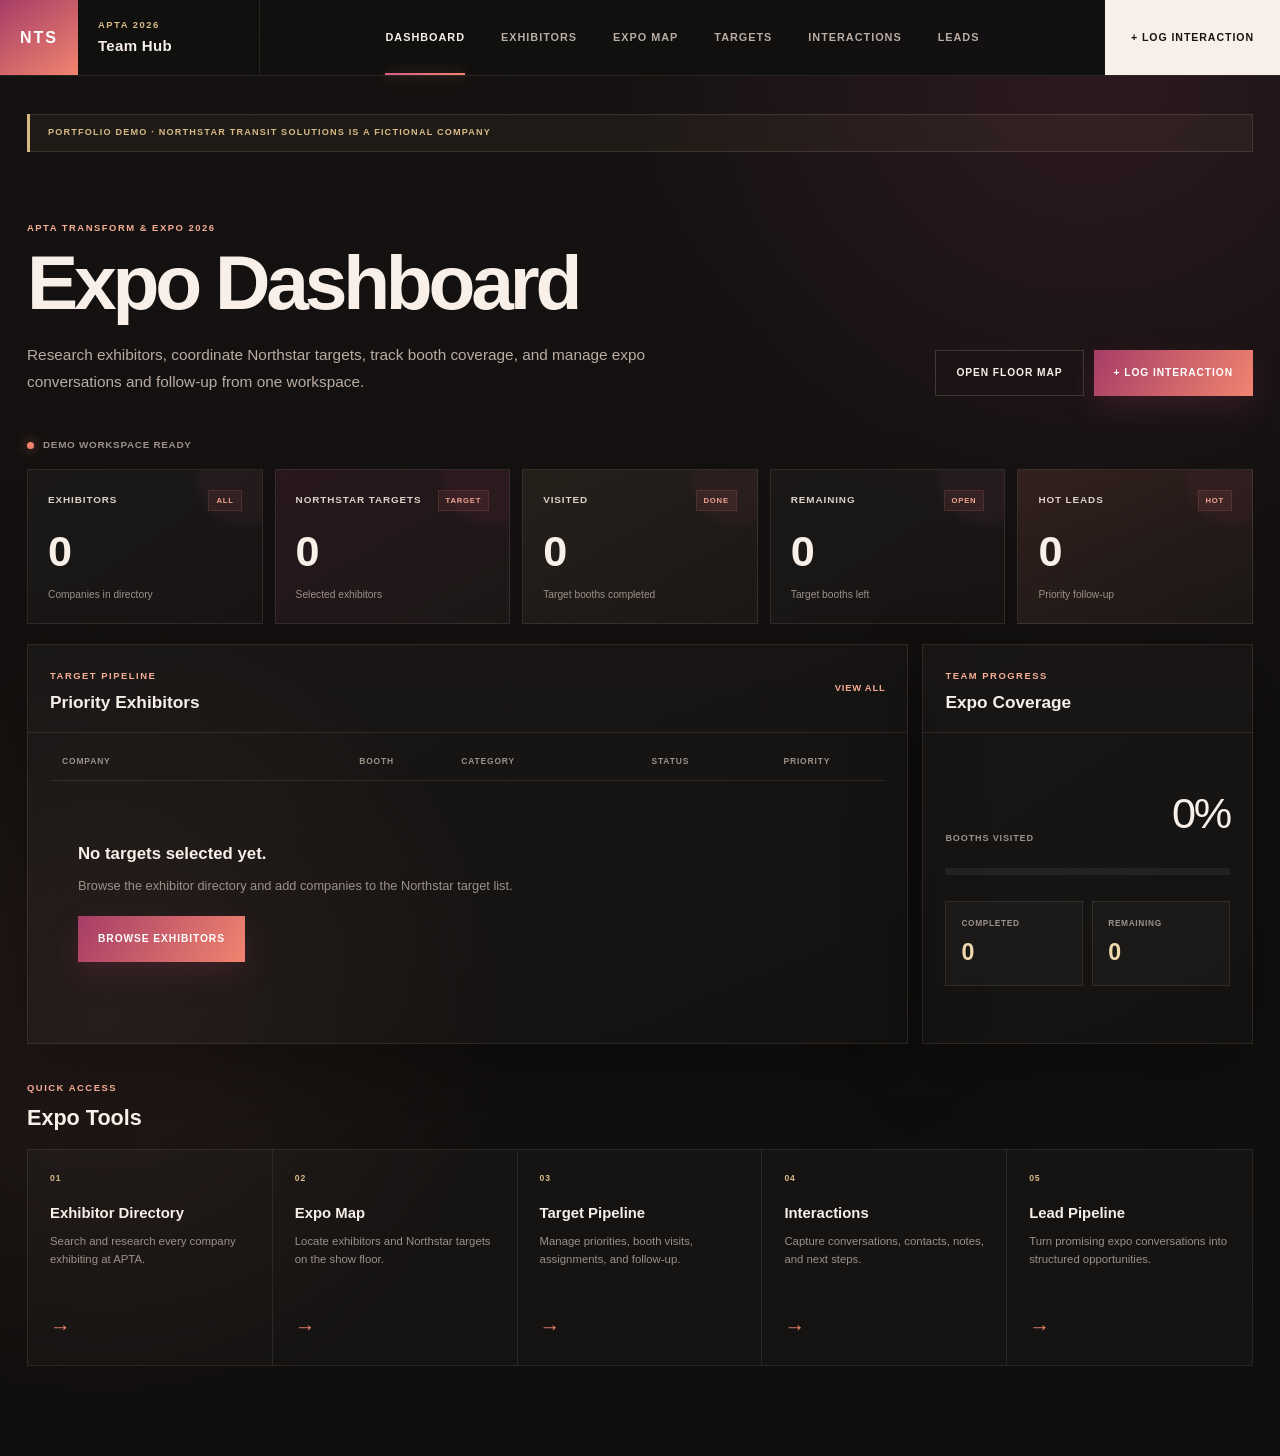
<file: index.html>
<!DOCTYPE html>
<html lang="en">

<head>
    <meta charset="UTF-8">

    <meta
        name="viewport"
        content="width=device-width, initial-scale=1.0"
    >

    <meta
        name="description"
        content="APTA 2026 exhibitor targeting and conference intelligence demo application."
    >

    <title>APTA 2026 Team Hub | Northstar Transit Solutions</title>

    <link rel="stylesheet" href="css/global.css">
    <link rel="stylesheet" href="css/dashboard.css">
</head>


<body>

    <!-- =====================================================
         HEADER
         ===================================================== -->

    <header class="app-header">

        <a
            href="index.html"
            class="brand"
        >

            <div class="brand-mark">
                NTS
            </div>


            <div class="brand-copy">

                <span>
                    APTA 2026
                </span>

                <strong>
                    Team Hub
                </strong>

            </div>

        </a>


        <nav class="desktop-nav">

            <a
                href="index.html"
                class="active"
            >
                Dashboard
            </a>

            <a href="exhibitors.html">
                Exhibitors
            </a>

            <a href="map.html">
                Expo Map
            </a>

            <a href="targets.html">
                Targets
            </a>

            <a href="interactions.html">
                Interactions
            </a>

            <a href="leads.html">
                Leads
            </a>

        </nav>


        <a
            href="interactions.html"
            class="header-action"
        >
            + Log Interaction
        </a>

    </header>



    <!-- =====================================================
         MAIN
         ===================================================== -->

    <main class="dashboard">


        <!-- =================================================
             DEMO NOTICE
             ================================================= -->

        <div class="demo-notice">
            Portfolio Demo · Northstar Transit Solutions is a fictional company
        </div>



        <!-- =================================================
             PAGE HEADING
             ================================================= -->

        <section class="dashboard-heading">

            <div class="heading-copy">

                <span class="kicker">
                    APTA TRANSFORM & EXPO 2026
                </span>

                <h1>
                    Expo Dashboard
                </h1>

                <p>
                    Research exhibitors, coordinate Northstar targets,
                    track booth coverage, and manage expo conversations
                    and follow-up from one workspace.
                </p>

            </div>


            <div class="heading-actions">

                <a
                    href="map.html"
                    class="button button-secondary"
                >
                    Open Floor Map
                </a>

                <a
                    href="interactions.html"
                    class="button button-primary"
                >
                    + Log Interaction
                </a>

            </div>

        </section>



        <!-- =================================================
             DATABASE STATUS
             ================================================= -->

        <div
            id="databaseStatus"
            class="status-bar"
        >
            Demo workspace ready
        </div>



        <!-- =================================================
             METRICS
             ================================================= -->

        <section class="metrics">


            <!-- EXHIBITORS -->

            <a
                href="exhibitors.html"
                class="metric"
            >

                <div class="metric-header">

                    <span class="metric-label">
                        Exhibitors
                    </span>

                    <span class="metric-tag">
                        All
                    </span>

                </div>


                <strong
                    id="exhibitorCount"
                    class="metric-number"
                >
                    0
                </strong>


                <small>
                    Companies in directory
                </small>

            </a>



            <!-- TARGETS -->

            <a
                href="targets.html"
                class="metric target"
            >

                <div class="metric-header">

                    <span class="metric-label">
                        Northstar Targets
                    </span>

                    <span class="metric-tag">
                        Target
                    </span>

                </div>


                <strong
                    id="targetCount"
                    class="metric-number"
                >
                    0
                </strong>


                <small>
                    Selected exhibitors
                </small>

            </a>



            <!-- VISITED -->

            <div class="metric visited">

                <div class="metric-header">

                    <span class="metric-label">
                        Visited
                    </span>

                    <span class="metric-tag">
                        Done
                    </span>

                </div>


                <strong
                    id="visitedCount"
                    class="metric-number"
                >
                    0
                </strong>


                <small>
                    Target booths completed
                </small>

            </div>



            <!-- REMAINING -->

            <div class="metric">

                <div class="metric-header">

                    <span class="metric-label">
                        Remaining
                    </span>

                    <span class="metric-tag">
                        Open
                    </span>

                </div>


                <strong
                    id="remainingCount"
                    class="metric-number"
                >
                    0
                </strong>


                <small>
                    Target booths left
                </small>

            </div>



            <!-- HOT LEADS -->

            <a
                href="leads.html"
                class="metric hot"
            >

                <div class="metric-header">

                    <span class="metric-label">
                        Hot Leads
                    </span>

                    <span class="metric-tag">
                        Hot
                    </span>

                </div>


                <strong
                    id="hotLeadCount"
                    class="metric-number"
                >
                    0
                </strong>


                <small>
                    Priority follow-up
                </small>

            </a>

        </section>



        <!-- =================================================
             MAIN DASHBOARD GRID
             ================================================= -->

        <section class="main-grid">


            <!-- =============================================
                 PRIORITY TARGETS
                 ============================================= -->

            <section class="panel">

                <div class="panel-header">

                    <div>

                        <span class="kicker">
                            TARGET PIPELINE
                        </span>

                        <h2>
                            Priority Exhibitors
                        </h2>

                    </div>


                    <a href="targets.html">
                        View All
                    </a>

                </div>


                <div class="panel-body">

                    <div class="target-head">

                        <span>
                            Company
                        </span>

                        <span>
                            Booth
                        </span>

                        <span>
                            Category
                        </span>

                        <span>
                            Status
                        </span>

                        <span>
                            Priority
                        </span>

                    </div>


                    <div
                        id="priorityTargets"
                        class="target-list"
                    >

                        <div class="empty-state">

                            <strong>
                                No targets selected yet.
                            </strong>

                            <p>
                                Browse the exhibitor directory and add
                                companies to the Northstar target list.
                            </p>

                            <a
                                href="exhibitors.html"
                                class="button button-primary"
                            >
                                Browse Exhibitors
                            </a>

                        </div>

                    </div>

                </div>

            </section>



            <!-- =============================================
                 EXPO PROGRESS
                 ============================================= -->

            <aside class="panel progress-panel">

                <div class="panel-header">

                    <div>

                        <span class="kicker">
                            TEAM PROGRESS
                        </span>

                        <h2>
                            Expo Coverage
                        </h2>

                    </div>

                </div>


                <div class="panel-body">

                    <div class="progress-stat">

                        <span>
                            Booths Visited
                        </span>

                        <strong id="coveragePercent">
                            0%
                        </strong>

                    </div>


                    <div class="progress-bar">

                        <div
                            id="coverageBar"
                            class="progress-fill"
                        ></div>

                    </div>


                    <div class="progress-details">

                        <div>

                            <span>
                                Completed
                            </span>

                            <strong id="progressVisited">
                                0
                            </strong>

                        </div>


                        <div>

                            <span>
                                Remaining
                            </span>

                            <strong id="progressRemaining">
                                0
                            </strong>

                        </div>

                    </div>

                </div>

            </aside>

        </section>



        <!-- =================================================
             QUICK TOOLS
             ================================================= -->

        <section class="quick-section">

            <div class="section-heading">

                <span class="kicker">
                    QUICK ACCESS
                </span>

                <h2>
                    Expo Tools
                </h2>

            </div>


            <div class="quick-tools">


                <!-- EXHIBITORS -->

                <a
                    href="exhibitors.html"
                    class="quick-tool"
                >

                    <span class="quick-number">
                        01
                    </span>

                    <div>

                        <strong>
                            Exhibitor Directory
                        </strong>

                        <p>
                            Search and research every company exhibiting at APTA.
                        </p>

                    </div>

                    <span class="quick-arrow">
                        →
                    </span>

                </a>



                <!-- MAP -->

                <a
                    href="map.html"
                    class="quick-tool"
                >

                    <span class="quick-number">
                        02
                    </span>

                    <div>

                        <strong>
                            Expo Map
                        </strong>

                        <p>
                            Locate exhibitors and Northstar targets on the show floor.
                        </p>

                    </div>

                    <span class="quick-arrow">
                        →
                    </span>

                </a>



                <!-- TARGETS -->

                <a
                    href="targets.html"
                    class="quick-tool"
                >

                    <span class="quick-number">
                        03
                    </span>

                    <div>

                        <strong>
                            Target Pipeline
                        </strong>

                        <p>
                            Manage priorities, booth visits, assignments,
                            and follow-up.
                        </p>

                    </div>

                    <span class="quick-arrow">
                        →
                    </span>

                </a>



                <!-- INTERACTIONS -->

                <a
                    href="interactions.html"
                    class="quick-tool"
                >

                    <span class="quick-number">
                        04
                    </span>

                    <div>

                        <strong>
                            Interactions
                        </strong>

                        <p>
                            Capture conversations, contacts,
                            notes, and next steps.
                        </p>

                    </div>

                    <span class="quick-arrow">
                        →
                    </span>

                </a>



                <!-- LEADS -->

                <a
                    href="leads.html"
                    class="quick-tool"
                >

                    <span class="quick-number">
                        05
                    </span>

                    <div>

                        <strong>
                            Lead Pipeline
                        </strong>

                        <p>
                            Turn promising expo conversations
                            into structured opportunities.
                        </p>

                    </div>

                    <span class="quick-arrow">
                        →
                    </span>

                </a>

            </div>

        </section>

    </main>



    <!-- =====================================================
         MOBILE NAVIGATION
         ===================================================== -->

    <nav class="mobile-nav">

        <a
            href="index.html"
            class="active"
        >

            <span>
                ◫
            </span>

            Dashboard

        </a>


        <a href="exhibitors.html">

            <span>
                ⌕
            </span>

            Exhibitors

        </a>


        <a
            href="interactions.html"
            class="mobile-add"
        >

            <strong>
                +
            </strong>

            <small>
                Log
            </small>

        </a>


        <a href="targets.html">

            <span>
                ◎
            </span>

            Targets

        </a>


        <a href="leads.html">

            <span>
                ↗
            </span>

            Leads

        </a>

    </nav>



    <!-- =====================================================
         JAVASCRIPT
         ===================================================== -->

    <script src="js/config.js"></script>
    <script src="js/dashboard.js"></script>

</body>

</html>
</file>
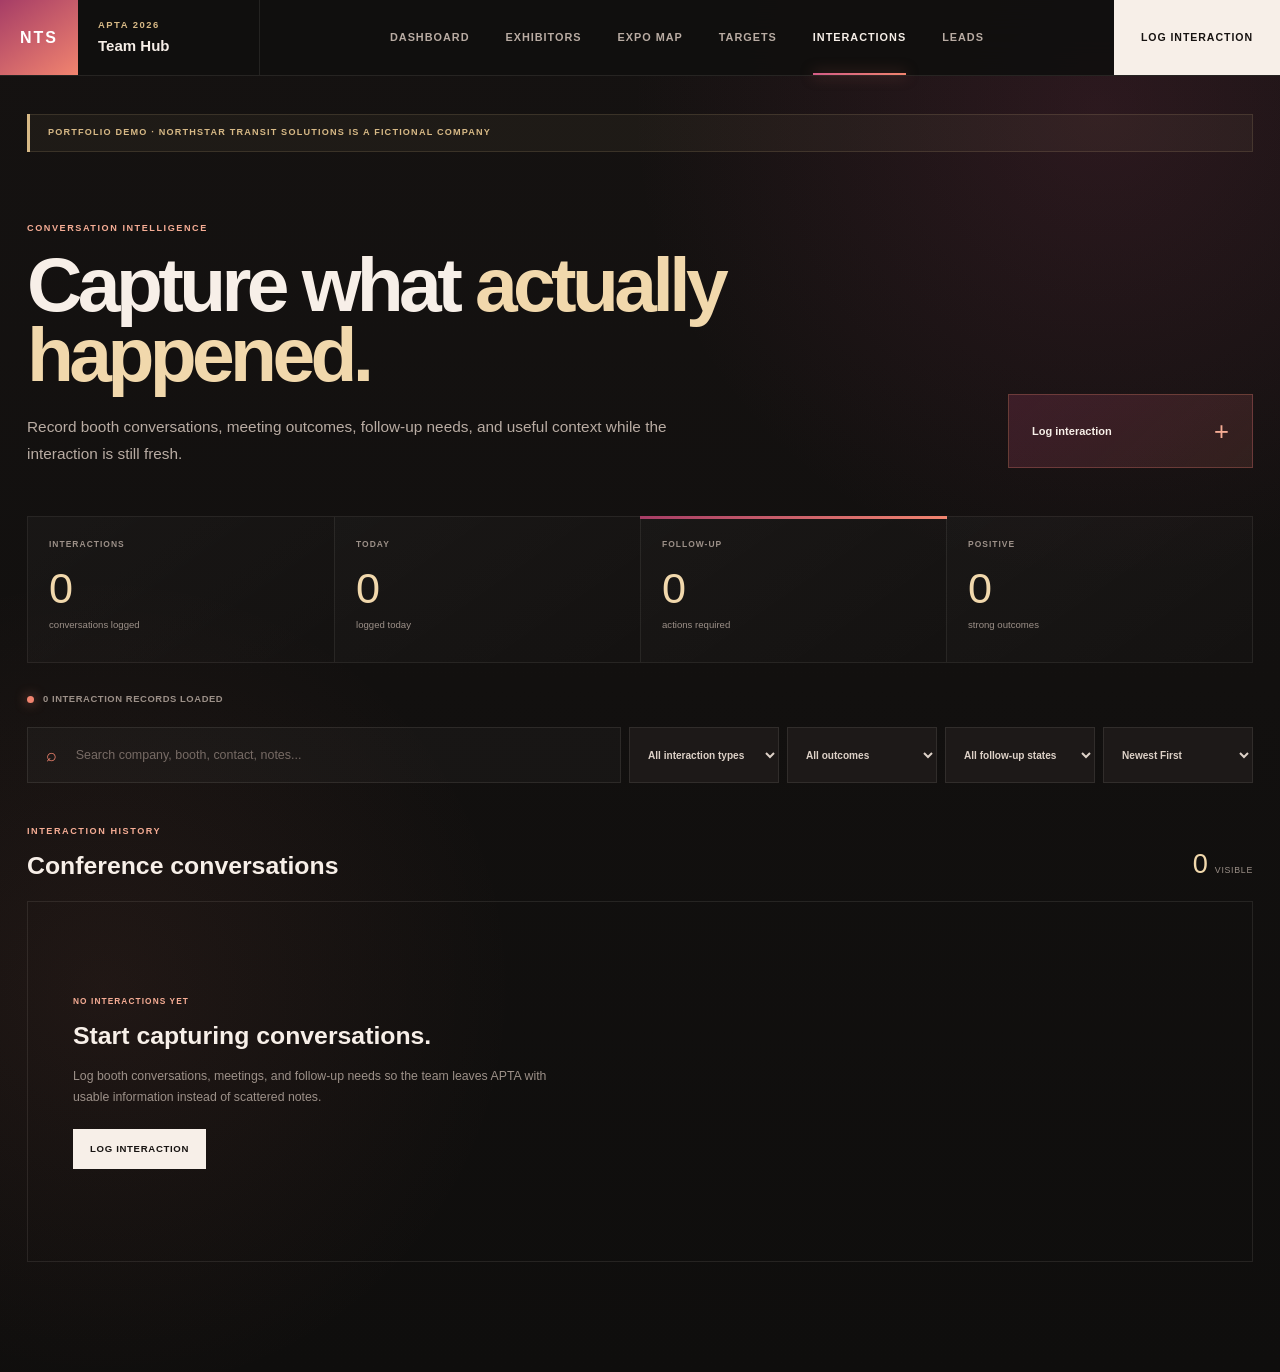
<file: interactions.html>
<!DOCTYPE html>
<html lang="en">

<head>

    <meta charset="UTF-8">

    <meta
        name="viewport"
        content="width=device-width, initial-scale=1.0"
    >

    <title>
        Interactions | APTA 2026 Team Hub
    </title>

    <link
        rel="stylesheet"
        href="css/global.css"
    >

    <link
        rel="stylesheet"
        href="css/interactions.css"
    >

</head>


<body>


    <!-- =====================================================
         HEADER
         ===================================================== -->

    <header class="app-header">


        <a
            class="brand"
            href="index.html"
        >

            <div class="brand-mark">
                NTS
            </div>


            <div class="brand-copy">

                <span>
                    APTA 2026
                </span>

                <strong>
                    Team Hub
                </strong>

            </div>

        </a>


        <nav class="desktop-nav">

            <a href="index.html">
                Dashboard
            </a>

            <a href="exhibitors.html">
                Exhibitors
            </a>

            <a href="map.html">
                Expo Map
            </a>

            <a href="targets.html">
                Targets
            </a>

            <a
                href="interactions.html"
                class="active"
            >
                Interactions
            </a>

            <a href="leads.html">
                Leads
            </a>

        </nav>


        <button
            id="headerLogInteractionButton"
            class="header-action button-reset"
            type="button"
        >
            Log Interaction
        </button>


    </header>



    <!-- =====================================================
         PAGE
         ===================================================== -->

    <main class="interactions-page">


        <!-- =================================================
             DEMO NOTICE
             ================================================= -->

        <div class="demo-notice">

            Portfolio Demo · Northstar Transit Solutions is a fictional company

        </div>



        <!-- =================================================
             HERO
             ================================================= -->

        <section class="page-heading">


            <div class="heading-copy">

                <span class="kicker">
                    CONVERSATION INTELLIGENCE
                </span>


                <h1>
                    Capture what
                    <em>actually happened.</em>
                </h1>


                <p>

                    Record booth conversations, meeting outcomes,
                    follow-up needs, and useful context while the
                    interaction is still fresh.

                </p>

            </div>



            <div class="heading-action">

                <button
                    id="heroLogInteractionButton"
                    class="primary-heading-action"
                    type="button"
                >

                    <span>
                        Log interaction
                    </span>

                    <strong>
                        +
                    </strong>

                </button>

            </div>


        </section>



        <!-- =================================================
             METRICS
             ================================================= -->

        <section class="interaction-metrics">


            <article class="metric-card">

                <span class="metric-label">
                    Interactions
                </span>

                <strong id="metricTotal">
                    0
                </strong>

                <small>
                    conversations logged
                </small>

            </article>


            <article class="metric-card">

                <span class="metric-label">
                    Today
                </span>

                <strong id="metricToday">
                    0
                </strong>

                <small>
                    logged today
                </small>

            </article>


            <article class="metric-card followup-metric">

                <span class="metric-label">
                    Follow-Up
                </span>

                <strong id="metricFollowUp">
                    0
                </strong>

                <small>
                    actions required
                </small>

            </article>


            <article class="metric-card">

                <span class="metric-label">
                    Positive
                </span>

                <strong id="metricPositive">
                    0
                </strong>

                <small>
                    strong outcomes
                </small>

            </article>


        </section>



        <!-- =================================================
             STATUS
             ================================================= -->

        <div class="status-bar">

            <span id="databaseStatus">
                Loading interaction history...
            </span>

        </div>



        <!-- =================================================
             TOOLBAR
             ================================================= -->

        <section class="interactions-toolbar">


            <label class="interaction-search">

                <span>
                    ⌕
                </span>

                <input
                    id="interactionSearch"
                    type="search"
                    placeholder="Search company, booth, contact, notes..."
                    autocomplete="off"
                >

            </label>



            <select id="typeFilter">

                <option value="">
                    All interaction types
                </option>

                <option value="booth-conversation">
                    Booth Conversation
                </option>

                <option value="scheduled-meeting">
                    Scheduled Meeting
                </option>

                <option value="networking">
                    Networking
                </option>

                <option value="demo">
                    Demo
                </option>

                <option value="email">
                    Email
                </option>

                <option value="phone">
                    Phone
                </option>

                <option value="other">
                    Other
                </option>

            </select>



            <select id="outcomeFilter">

                <option value="">
                    All outcomes
                </option>

                <option value="strong-interest">
                    Strong Interest
                </option>

                <option value="promising">
                    Promising
                </option>

                <option value="informational">
                    Informational
                </option>

                <option value="not-a-fit">
                    Not a Fit
                </option>

                <option value="follow-up">
                    Follow-Up Needed
                </option>

            </select>



            <select id="followUpFilter">

                <option value="">
                    All follow-up states
                </option>

                <option value="required">
                    Follow-Up Required
                </option>

                <option value="not-required">
                    No Follow-Up
                </option>

            </select>



            <select id="interactionSort">

                <option value="newest">
                    Newest First
                </option>

                <option value="oldest">
                    Oldest First
                </option>

                <option value="company">
                    Company A–Z
                </option>

                <option value="follow-up">
                    Follow-Up First
                </option>

            </select>


        </section>



        <!-- =================================================
             LIST HEADER
             ================================================= -->

        <section class="interaction-board-header">


            <div>

                <span class="section-kicker">
                    INTERACTION HISTORY
                </span>

                <h2>
                    Conference conversations
                </h2>

            </div>


            <div class="board-count">

                <strong id="visibleInteractionCount">
                    0
                </strong>

                <span>
                    visible
                </span>

            </div>


        </section>



        <!-- =================================================
             INTERACTION LIST
             ================================================= -->

        <section
            id="interactionList"
            class="interaction-list"
        >
        </section>


    </main>



    <!-- =====================================================
         COMPOSER OVERLAY
         ===================================================== -->

    <div
        id="interactionOverlay"
        class="interaction-overlay"
        hidden
    >
    </div>



    <!-- =====================================================
         COMPOSER
         ===================================================== -->

    <aside
        id="interactionComposer"
        class="interaction-composer"
        hidden
        aria-label="Log interaction"
    >


        <div class="composer-header">

            <div>

                <span class="section-kicker">
                    CONVERSATION RECORD
                </span>

                <h2 id="composerTitle">
                    Log interaction
                </h2>

            </div>


            <button
                id="composerCloseButton"
                class="composer-close"
                type="button"
                aria-label="Close interaction form"
            >
                ×
            </button>

        </div>



        <form
            id="interactionForm"
            class="interaction-form"
        >


            <input
                id="editingInteractionId"
                type="hidden"
            >



            <!-- =============================================
                 EXHIBITOR
                 ============================================= -->

            <div class="form-group full">

                <label for="interactionExhibitor">
                    Exhibitor
                </label>

                <select
                    id="interactionExhibitor"
                    required
                >

                    <option value="">
                        Select exhibitor
                    </option>

                </select>

            </div>



            <!-- =============================================
                 BOOTH DISPLAY
                 ============================================= -->

            <div class="form-group">

                <label>
                    Booth
                </label>

                <div
                    id="interactionBoothDisplay"
                    class="readonly-field"
                >
                    —
                </div>

            </div>



            <!-- =============================================
                 TYPE
                 ============================================= -->

            <div class="form-group">

                <label for="interactionType">
                    Interaction Type
                </label>

                <select
                    id="interactionType"
                    required
                >

                    <option value="booth-conversation">
                        Booth Conversation
                    </option>

                    <option value="scheduled-meeting">
                        Scheduled Meeting
                    </option>

                    <option value="networking">
                        Networking
                    </option>

                    <option value="demo">
                        Demo
                    </option>

                    <option value="email">
                        Email
                    </option>

                    <option value="phone">
                        Phone
                    </option>

                    <option value="other">
                        Other
                    </option>

                </select>

            </div>



            <!-- =============================================
                 CONTACT
                 ============================================= -->

            <div class="form-group">

                <label for="contactName">
                    Contact Name
                </label>

                <input
                    id="contactName"
                    type="text"
                    placeholder="Person you spoke with"
                >

            </div>



            <!-- =============================================
                 TITLE
                 ============================================= -->

            <div class="form-group">

                <label for="contactTitle">
                    Contact Title
                </label>

                <input
                    id="contactTitle"
                    type="text"
                    placeholder="Role or department"
                >

            </div>



            <!-- =============================================
                 DATE
                 ============================================= -->

            <div class="form-group">

                <label for="interactionDate">
                    Date
                </label>

                <input
                    id="interactionDate"
                    type="date"
                    required
                >

            </div>



            <!-- =============================================
                 TIME
                 ============================================= -->

            <div class="form-group">

                <label for="interactionTime">
                    Time
                </label>

                <input
                    id="interactionTime"
                    type="time"
                >

            </div>



            <!-- =============================================
                 OUTCOME
                 ============================================= -->

            <div class="form-group full">

                <label for="interactionOutcome">
                    Outcome
                </label>

                <select
                    id="interactionOutcome"
                    required
                >

                    <option value="informational">
                        Informational
                    </option>

                    <option value="promising">
                        Promising
                    </option>

                    <option value="strong-interest">
                        Strong Interest
                    </option>

                    <option value="follow-up">
                        Follow-Up Needed
                    </option>

                    <option value="not-a-fit">
                        Not a Fit
                    </option>

                </select>

            </div>



            <!-- =============================================
                 NOTES
                 ============================================= -->

            <div class="form-group full">

                <label for="interactionNotes">
                    Conversation Notes
                </label>

                <textarea
                    id="interactionNotes"
                    rows="6"
                    placeholder="What did you discuss? What matters? What should the team remember?"
                ></textarea>

            </div>



            <!-- =============================================
                 FOLLOW-UP
                 ============================================= -->

            <div class="followup-block full">


                <label class="check-row">

                    <input
                        id="followUpRequired"
                        type="checkbox"
                    >

                    <span class="custom-check">
                        ✓
                    </span>

                    <span>

                        <strong>
                            Follow-up required
                        </strong>

                        <small>
                            Keep this conversation active after the expo
                        </small>

                    </span>

                </label>



                <div
                    id="followUpDateWrap"
                    class="followup-date-wrap"
                    hidden
                >

                    <label for="followUpDate">
                        Follow-Up Date
                    </label>

                    <input
                        id="followUpDate"
                        type="date"
                    >

                </div>


            </div>



            <!-- =============================================
                 ACTIONS
                 ============================================= -->

            <div class="composer-actions full">


                <button
                    id="cancelInteractionButton"
                    class="secondary-button"
                    type="button"
                >
                    Cancel
                </button>


                <button
                    class="primary-button"
                    type="submit"
                >

                    <span id="saveInteractionLabel">
                        Save Interaction
                    </span>

                    <strong>
                        →
                    </strong>

                </button>


            </div>


        </form>


    </aside>



    <!-- =====================================================
         MOBILE NAV
         ===================================================== -->

    <nav class="mobile-nav">


        <a href="index.html">

            <span>⌂</span>

            <small>
                Home
            </small>

        </a>


        <a href="exhibitors.html">

            <span>◎</span>

            <small>
                Exhibitors
            </small>

        </a>


        <a
            href="interactions.html"
            class="mobile-add active"
        >

            <strong>
                +
            </strong>

            <small>
                Log
            </small>

        </a>


        <a href="map.html">

            <span>⌖</span>

            <small>
                Map
            </small>

        </a>


        <a href="targets.html">

            <span>★</span>

            <small>
                Targets
            </small>

        </a>


    </nav>



    <!-- =====================================================
         SCRIPTS
         ===================================================== -->

    <script src="js/config.js"></script>

    <script src="js/exhibitor-data.js"></script>

    <script src="js/interactions.js"></script>


</body>

</html>
</file>
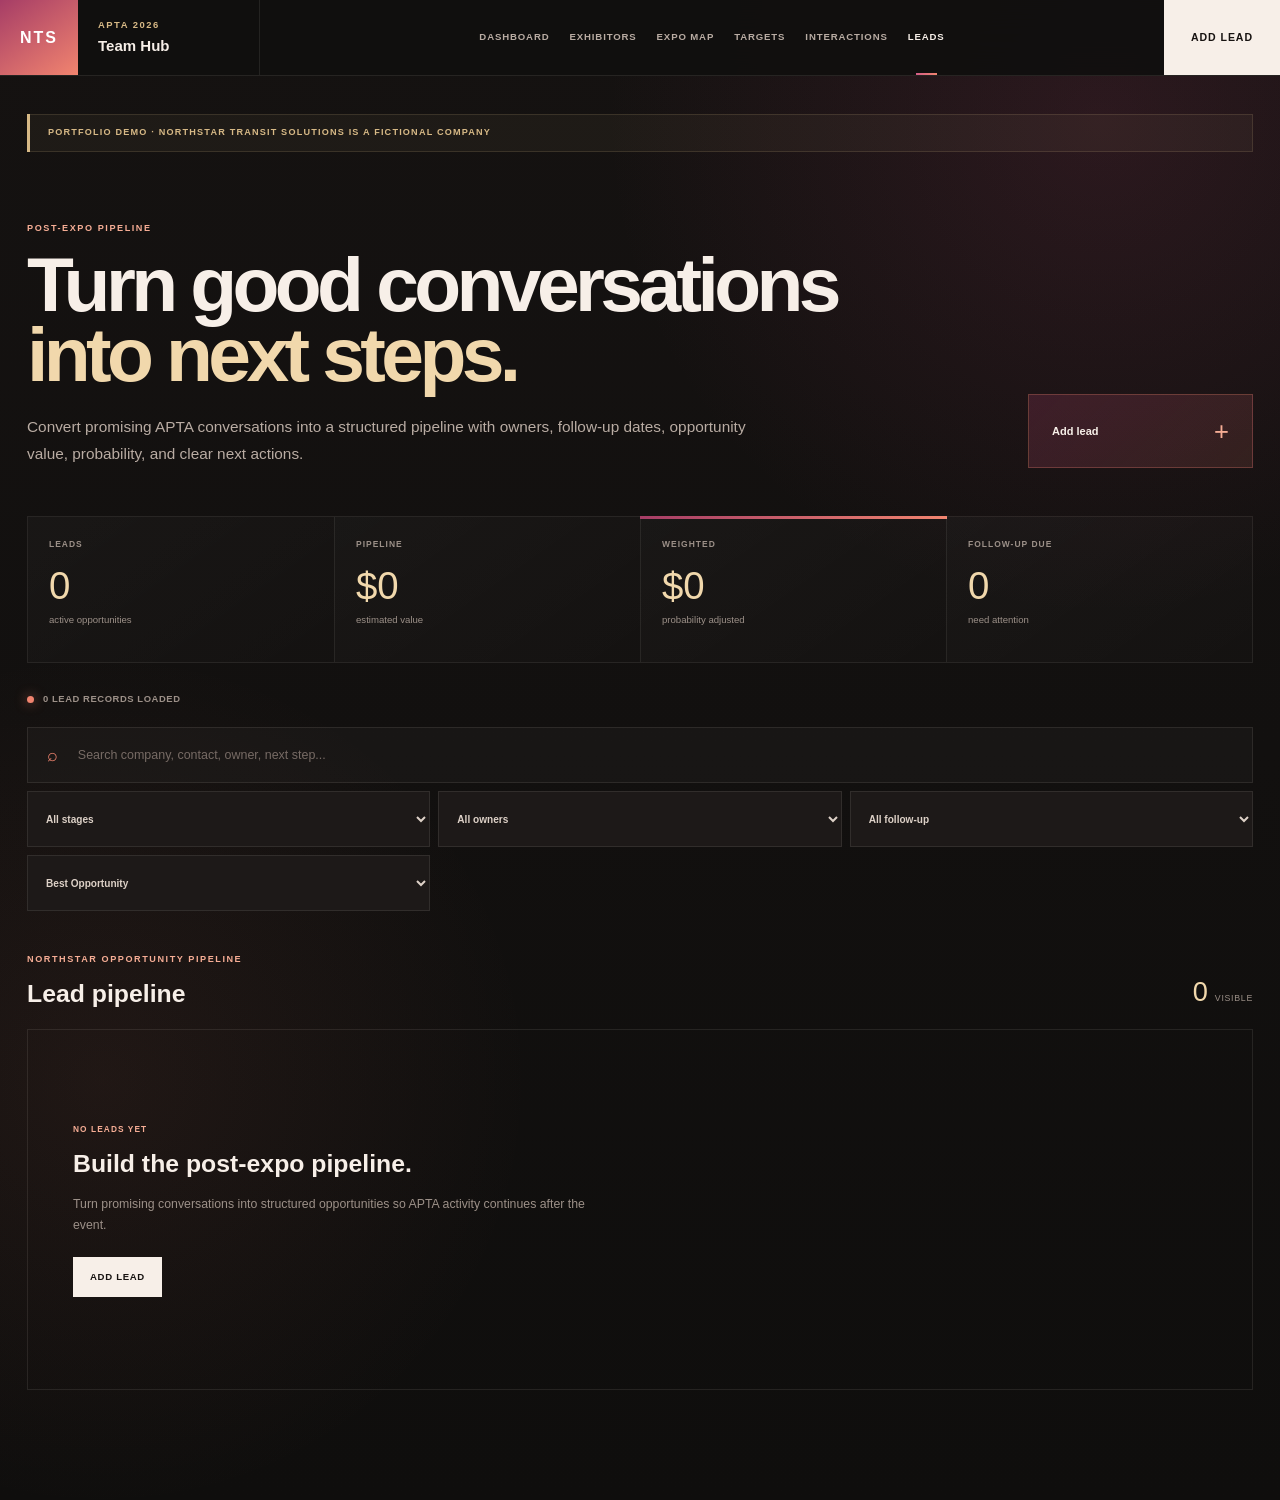
<file: leads.html>
<!DOCTYPE html>
<html lang="en">

<head>

    <meta charset="UTF-8">

    <meta
        name="viewport"
        content="width=device-width, initial-scale=1.0"
    >

    <title>
        Leads | APTA 2026 Team Hub
    </title>

    <link
        rel="stylesheet"
        href="css/global.css"
    >

    <link
        rel="stylesheet"
        href="css/leads.css"
    >

</head>


<body>


    <!-- =====================================================
         HEADER
         ===================================================== -->

    <header class="app-header">


        <a
            class="brand"
            href="index.html"
        >

            <div class="brand-mark">
                NTS
            </div>


            <div class="brand-copy">

                <span>
                    APTA 2026
                </span>

                <strong>
                    Team Hub
                </strong>

            </div>

        </a>


        <nav class="desktop-nav">

            <a href="index.html">
                Dashboard
            </a>

            <a href="exhibitors.html">
                Exhibitors
            </a>

            <a href="map.html">
                Expo Map
            </a>

            <a href="targets.html">
                Targets
            </a>

            <a href="interactions.html">
                Interactions
            </a>

            <a
                href="leads.html"
                class="active"
            >
                Leads
            </a>

        </nav>


        <button
            id="headerAddLeadButton"
            class="header-action button-reset"
            type="button"
        >
            Add Lead
        </button>


    </header>



    <!-- =====================================================
         PAGE
         ===================================================== -->

    <main class="leads-page">


        <!-- =================================================
             DEMO NOTICE
             ================================================= -->

        <div class="demo-notice">

            Portfolio Demo · Northstar Transit Solutions is a fictional company

        </div>



        <!-- =================================================
             HERO
             ================================================= -->

        <section class="page-heading">


            <div class="heading-copy">

                <span class="kicker">
                    POST-EXPO PIPELINE
                </span>


                <h1>
                    Turn good conversations
                    <em>into next steps.</em>
                </h1>


                <p>

                    Convert promising APTA conversations into a
                    structured pipeline with owners, follow-up dates,
                    opportunity value, probability, and clear next actions.

                </p>

            </div>



            <div class="heading-action">

                <button
                    id="heroAddLeadButton"
                    class="primary-heading-action"
                    type="button"
                >

                    <span>
                        Add lead
                    </span>

                    <strong>
                        +
                    </strong>

                </button>

            </div>


        </section>



        <!-- =================================================
             METRICS
             ================================================= -->

        <section class="lead-metrics">


            <article class="metric-card">

                <span class="metric-label">
                    Leads
                </span>

                <strong id="metricTotal">
                    0
                </strong>

                <small>
                    active opportunities
                </small>

            </article>


            <article class="metric-card">

                <span class="metric-label">
                    Pipeline
                </span>

                <strong id="metricPipeline">
                    $0
                </strong>

                <small>
                    estimated value
                </small>

            </article>


            <article class="metric-card weighted-metric">

                <span class="metric-label">
                    Weighted
                </span>

                <strong id="metricWeighted">
                    $0
                </strong>

                <small>
                    probability adjusted
                </small>

            </article>


            <article class="metric-card">

                <span class="metric-label">
                    Follow-Up Due
                </span>

                <strong id="metricDue">
                    0
                </strong>

                <small>
                    need attention
                </small>

            </article>


        </section>



        <!-- =================================================
             STATUS
             ================================================= -->

        <div class="status-bar">

            <span id="databaseStatus">
                Loading lead pipeline...
            </span>

        </div>



        <!-- =================================================
             TOOLBAR
             ================================================= -->

        <section class="leads-toolbar">


            <label class="lead-search">

                <span>
                    ⌕
                </span>

                <input
                    id="leadSearch"
                    type="search"
                    placeholder="Search company, contact, owner, next step..."
                    autocomplete="off"
                >

            </label>



            <select id="stageFilter">

                <option value="">
                    All stages
                </option>

                <option value="new">
                    New
                </option>

                <option value="qualified">
                    Qualified
                </option>

                <option value="discovery">
                    Discovery
                </option>

                <option value="proposal">
                    Proposal
                </option>

                <option value="negotiation">
                    Negotiation
                </option>

                <option value="won">
                    Won
                </option>

                <option value="lost">
                    Lost
                </option>

            </select>



            <select id="ownerFilter">

                <option value="">
                    All owners
                </option>

            </select>



            <select id="followUpFilter">

                <option value="">
                    All follow-up
                </option>

                <option value="due">
                    Due / Overdue
                </option>

                <option value="scheduled">
                    Scheduled
                </option>

                <option value="none">
                    No Date
                </option>

            </select>



            <select id="leadSort">

                <option value="priority">
                    Best Opportunity
                </option>

                <option value="value">
                    Highest Value
                </option>

                <option value="probability">
                    Highest Probability
                </option>

                <option value="follow-up">
                    Follow-Up Date
                </option>

                <option value="company">
                    Company A–Z
                </option>

            </select>


        </section>



        <!-- =================================================
             BOARD HEADER
             ================================================= -->

        <section class="lead-board-header">


            <div>

                <span class="section-kicker">
                    NORTHSTAR OPPORTUNITY PIPELINE
                </span>

                <h2>
                    Lead pipeline
                </h2>

            </div>


            <div class="board-count">

                <strong id="visibleLeadCount">
                    0
                </strong>

                <span>
                    visible
                </span>

            </div>


        </section>



        <!-- =================================================
             LEAD LIST
             ================================================= -->

        <section
            id="leadList"
            class="lead-list"
        >
        </section>


    </main>



    <!-- =====================================================
         OVERLAY
         ===================================================== -->

    <div
        id="leadOverlay"
        class="lead-overlay"
        hidden
    >
    </div>



    <!-- =====================================================
         LEAD COMPOSER
         ===================================================== -->

    <aside
        id="leadComposer"
        class="lead-composer"
        hidden
        aria-label="Lead editor"
    >


        <div class="composer-header">


            <div>

                <span class="section-kicker">
                    OPPORTUNITY RECORD
                </span>

                <h2 id="composerTitle">
                    Add lead
                </h2>

            </div>


            <button
                id="composerCloseButton"
                class="composer-close"
                type="button"
                aria-label="Close lead form"
            >
                ×
            </button>


        </div>



        <form
            id="leadForm"
            class="lead-form"
        >


            <input
                id="editingLeadId"
                type="hidden"
            >



            <div class="form-group full">

                <label for="leadExhibitor">
                    Company
                </label>

                <select
                    id="leadExhibitor"
                    required
                >

                    <option value="">
                        Select exhibitor
                    </option>

                </select>

            </div>



            <div class="form-group">

                <label>
                    Booth
                </label>

                <div
                    id="leadBoothDisplay"
                    class="readonly-field"
                >
                    —
                </div>

            </div>



            <div class="form-group">

                <label for="leadSource">
                    Lead Source
                </label>

                <select id="leadSource">

                    <option value="apta-interaction">
                        APTA Interaction
                    </option>

                    <option value="target-research">
                        Target Research
                    </option>

                    <option value="referral">
                        Referral
                    </option>

                    <option value="inbound">
                        Inbound
                    </option>

                    <option value="other">
                        Other
                    </option>

                </select>

            </div>



            <div class="form-group">

                <label for="leadContactName">
                    Primary Contact
                </label>

                <input
                    id="leadContactName"
                    type="text"
                    placeholder="Contact name"
                >

            </div>



            <div class="form-group">

                <label for="leadContactTitle">
                    Contact Title
                </label>

                <input
                    id="leadContactTitle"
                    type="text"
                    placeholder="Role or department"
                >

            </div>



            <div class="form-group">

                <label for="leadStage">
                    Stage
                </label>

                <select
                    id="leadStage"
                    required
                >

                    <option value="new">
                        New
                    </option>

                    <option value="qualified">
                        Qualified
                    </option>

                    <option value="discovery">
                        Discovery
                    </option>

                    <option value="proposal">
                        Proposal
                    </option>

                    <option value="negotiation">
                        Negotiation
                    </option>

                    <option value="won">
                        Won
                    </option>

                    <option value="lost">
                        Lost
                    </option>

                </select>

            </div>



            <div class="form-group">

                <label for="leadOwner">
                    Owner
                </label>

                <input
                    id="leadOwner"
                    type="text"
                    placeholder="Team member"
                >

            </div>



            <div class="form-group">

                <label for="leadValue">
                    Estimated Value
                </label>

                <input
                    id="leadValue"
                    type="number"
                    min="0"
                    step="1000"
                    placeholder="0"
                >

            </div>



            <div class="form-group">

                <label for="leadProbability">
                    Probability %
                </label>

                <input
                    id="leadProbability"
                    type="number"
                    min="0"
                    max="100"
                    step="5"
                    value="25"
                >

            </div>



            <div class="form-group full">

                <label for="leadNextAction">
                    Next Action
                </label>

                <input
                    id="leadNextAction"
                    type="text"
                    placeholder="Example: Send technical capabilities overview"
                >

            </div>



            <div class="form-group">

                <label for="leadFollowUpDate">
                    Follow-Up Date
                </label>

                <input
                    id="leadFollowUpDate"
                    type="date"
                >

            </div>



            <div class="form-group">

                <label for="leadLastContact">
                    Last Contact
                </label>

                <input
                    id="leadLastContact"
                    type="date"
                >

            </div>



            <div class="form-group full">

                <label for="leadNotes">
                    Opportunity Notes
                </label>

                <textarea
                    id="leadNotes"
                    rows="7"
                    placeholder="Why is this opportunity valuable? What was discussed? What should happen next?"
                ></textarea>

            </div>



            <div class="composer-actions full">


                <button
                    id="cancelLeadButton"
                    class="secondary-button"
                    type="button"
                >
                    Cancel
                </button>


                <button
                    class="primary-button"
                    type="submit"
                >

                    <span id="saveLeadLabel">
                        Save Lead
                    </span>

                    <strong>
                        →
                    </strong>

                </button>


            </div>


        </form>


    </aside>



    <!-- =====================================================
         MOBILE NAV
         ===================================================== -->

    <nav class="mobile-nav">


        <a href="index.html">

            <span>⌂</span>

            <small>
                Home
            </small>

        </a>


        <a href="exhibitors.html">

            <span>◎</span>

            <small>
                Exhibitors
            </small>

        </a>


        <a href="interactions.html">

            <span>↗</span>

            <small>
                Activity
            </small>

        </a>


        <a href="map.html">

            <span>⌖</span>

            <small>
                Map
            </small>

        </a>


        <a
            href="leads.html"
            class="active mobile-add"
        >

            <strong>
                $
            </strong>

            <small>
                Leads
            </small>

        </a>


    </nav>



    <!-- =====================================================
         SCRIPTS
         ===================================================== -->

    <script src="js/config.js"></script>

    <script src="js/exhibitor-data.js"></script>

    <script src="js/leads.js"></script>


</body>

</html>
</file>
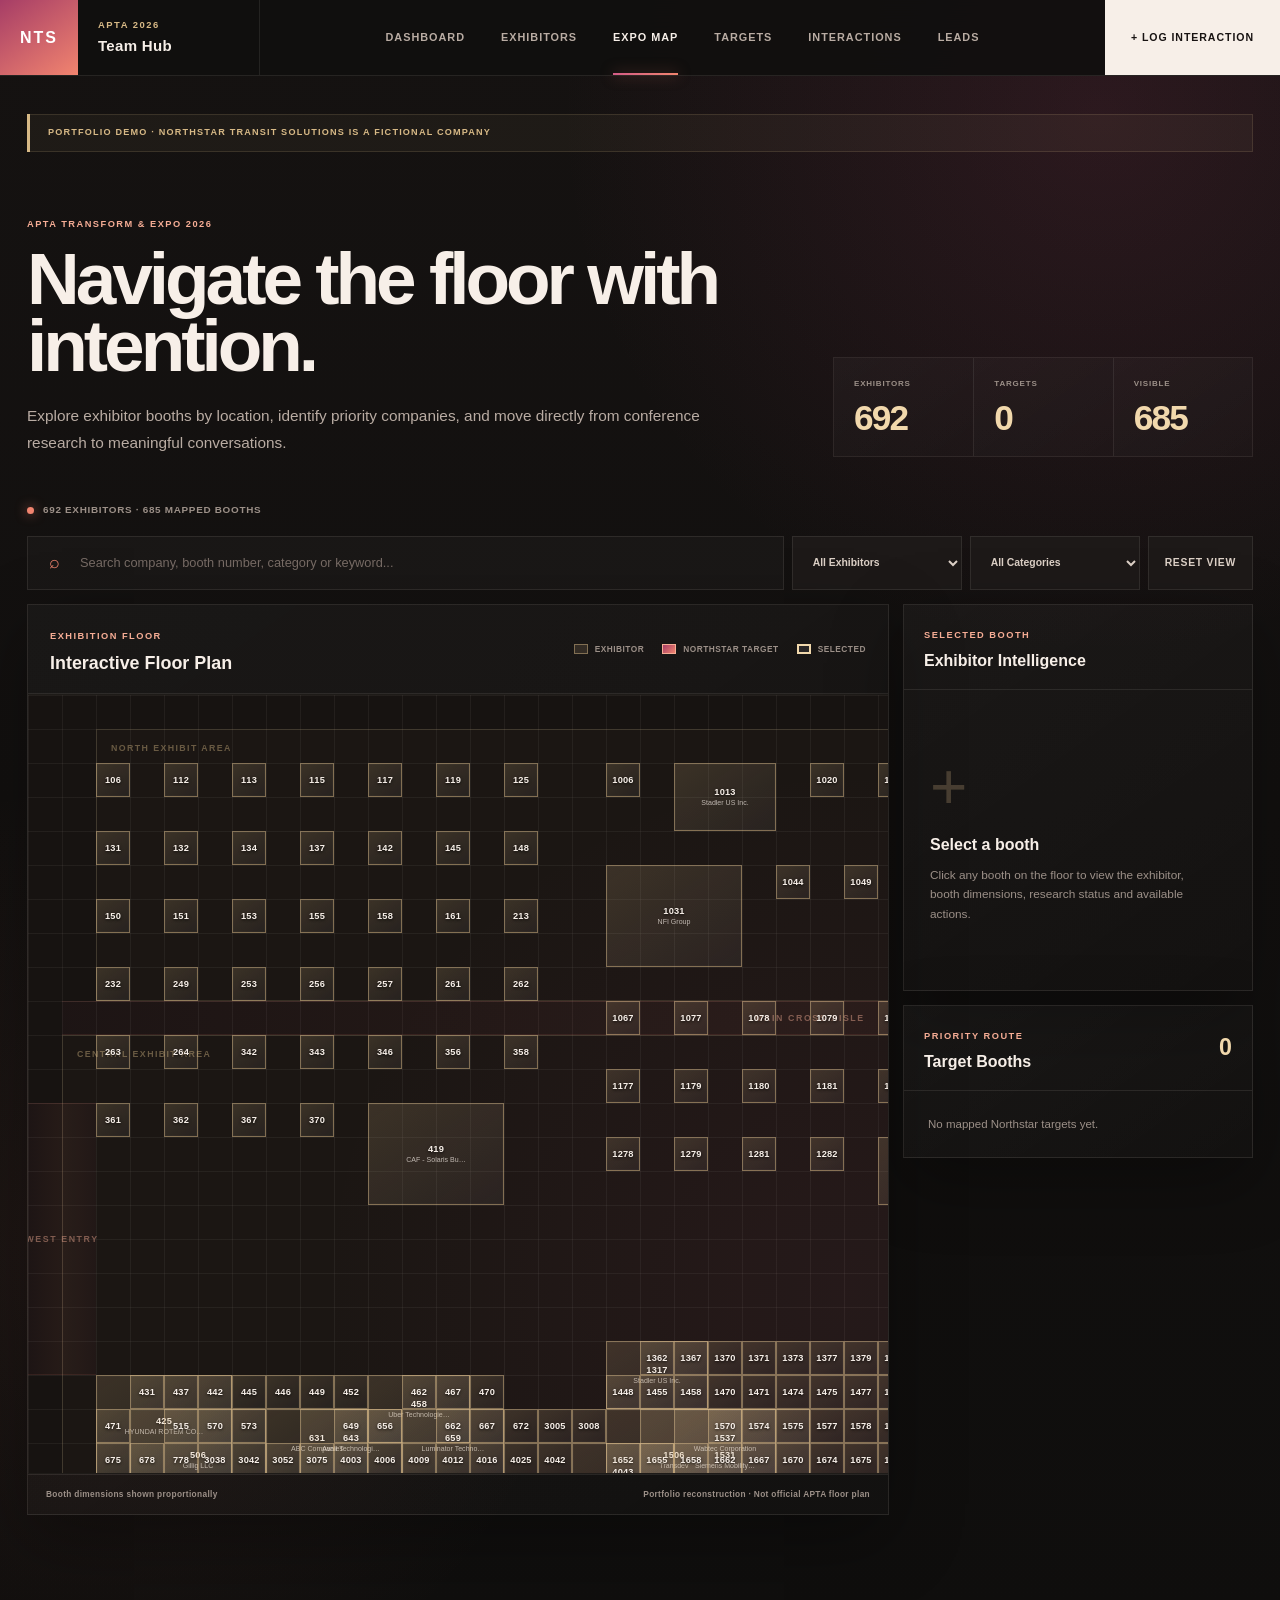
<file: map.html>
<!DOCTYPE html>
<html lang="en">

<head>
    <meta charset="UTF-8">

    <meta
        name="viewport"
        content="width=device-width, initial-scale=1.0"
    >

    <meta
        name="description"
        content="Interactive APTA 2026 expo floor map and exhibitor targeting workspace."
    >

    <title>Expo Map | APTA 2026 Team Hub</title>

    <link
        rel="stylesheet"
        href="css/global.css"
    >

    <link
        rel="stylesheet"
        href="css/map.css"
    >
</head>


<body>

    <!-- =====================================================
         HEADER
         ===================================================== -->

    <header class="app-header">

        <a
            href="index.html"
            class="brand"
        >

            <div class="brand-mark">
                NTS
            </div>

            <div class="brand-copy">

                <span>
                    APTA 2026
                </span>

                <strong>
                    Team Hub
                </strong>

            </div>

        </a>


        <nav class="desktop-nav">

            <a href="index.html">
                Dashboard
            </a>

            <a href="exhibitors.html">
                Exhibitors
            </a>

            <a
                href="map.html"
                class="active"
            >
                Expo Map
            </a>

            <a href="targets.html">
                Targets
            </a>

            <a href="interactions.html">
                Interactions
            </a>

            <a href="leads.html">
                Leads
            </a>

        </nav>


        <a
            href="interactions.html"
            class="header-action"
        >
            + Log Interaction
        </a>

    </header>



    <!-- =====================================================
         MAIN PAGE
         ===================================================== -->

    <main class="map-page">


        <!-- =================================================
             DEMO NOTICE
             ================================================= -->

        <div class="demo-notice">
            Portfolio Demo · Northstar Transit Solutions is a fictional company
        </div>



        <!-- =================================================
             PAGE HEADING
             ================================================= -->

        <section class="page-heading">

            <div class="heading-copy">

                <span class="kicker">
                    APTA TRANSFORM & EXPO 2026
                </span>

                <h1>
                    Navigate the floor
                    with intention.
                </h1>

                <p>
                    Explore exhibitor booths by location, identify priority
                    companies, and move directly from conference research
                    to meaningful conversations.
                </p>

            </div>


            <div class="map-summary">

                <div>

                    <span>
                        Exhibitors
                    </span>

                    <strong id="mapExhibitorCount">
                        0
                    </strong>

                </div>


                <div>

                    <span>
                        Targets
                    </span>

                    <strong id="mapTargetCount">
                        0
                    </strong>

                </div>


                <div>

                    <span>
                        Visible
                    </span>

                    <strong id="mapVisibleCount">
                        0
                    </strong>

                </div>

            </div>

        </section>



        <!-- =================================================
             STATUS BAR
             ================================================= -->

        <div
            id="databaseStatus"
            class="status-bar"
        >
            Loading expo floor...
        </div>



        <!-- =================================================
             MAP TOOLBAR
             ================================================= -->

        <section class="map-toolbar">

            <div class="map-search">

                <span>
                    ⌕
                </span>

                <input
                    id="mapSearch"
                    type="search"
                    autocomplete="off"
                    placeholder="Search company, booth number, category or keyword..."
                >

            </div>


            <select
                id="mapTargetFilter"
                aria-label="Filter exhibitors by target status"
            >

                <option value="">
                    All Exhibitors
                </option>

                <option value="targets">
                    Northstar Targets
                </option>

                <option value="not-targets">
                    Non-Targets
                </option>

            </select>


            <select
                id="mapCategoryFilter"
                aria-label="Filter exhibitors by category"
            >

                <option value="">
                    All Categories
                </option>

            </select>


            <button
                id="resetMapButton"
                class="map-reset"
                type="button"
            >
                Reset View
            </button>

        </section>



        <!-- =================================================
             WORKSPACE
             ================================================= -->

        <section class="map-workspace">


            <!-- =============================================
                 FLOOR PLAN
                 ============================================= -->

            <section class="floor-panel">

                <div class="floor-panel-header">

                    <div>

                        <span class="kicker">
                            EXHIBITION FLOOR
                        </span>

                        <h2>
                            Interactive Floor Plan
                        </h2>

                    </div>


                    <div class="map-legend">

                        <span>

                            <i class="legend-box standard"></i>

                            Exhibitor

                        </span>


                        <span>

                            <i class="legend-box target"></i>

                            Northstar Target

                        </span>


                        <span>

                            <i class="legend-box selected"></i>

                            Selected

                        </span>

                    </div>

                </div>



                <!-- =========================================
                     MAP VIEWPORT
                     ========================================= -->

                <div class="floor-scroll">

                    <div
                        id="expoFloor"
                        class="expo-floor"
                    >

                        <!-- generated by map.js -->

                    </div>

                </div>



                <!-- =========================================
                     MAP FOOTER
                     ========================================= -->

                <div class="floor-footer">

                    <span>
                        Booth dimensions shown proportionally
                    </span>

                    <span>
                        Portfolio reconstruction · Not official APTA floor plan
                    </span>

                </div>

            </section>



            <!-- =============================================
                 SIDEBAR
                 ============================================= -->

            <aside class="map-sidebar">


                <!-- =========================================
                     SELECTED EXHIBITOR
                     ========================================= -->

                <section class="sidebar-panel">

                    <div class="sidebar-header">

                        <div>

                            <span class="kicker">
                                SELECTED BOOTH
                            </span>

                            <h2>
                                Exhibitor Intelligence
                            </h2>

                        </div>

                    </div>



                    <div
                        id="selectedEmpty"
                        class="selected-empty"
                    >

                        <span class="selected-empty-number">
                            +
                        </span>

                        <strong>
                            Select a booth
                        </strong>

                        <p>
                            Click any booth on the floor to view
                            the exhibitor, booth dimensions, research
                            status and available actions.
                        </p>

                    </div>



                    <div
                        id="selectedCard"
                        class="selected-card"
                        hidden
                    >

                        <div class="selected-top">

                            <div
                                id="selectedCompanyMark"
                                class="selected-company-mark"
                            >
                                N
                            </div>


                            <span
                                id="selectedTargetBadge"
                                class="target-badge"
                                hidden
                            >
                                Northstar Target
                            </span>

                        </div>


                        <span
                            id="selectedCategory"
                            class="selected-category"
                        >
                            Category
                        </span>


                        <h3 id="selectedCompany">
                            Company
                        </h3>



                        <div class="booth-intelligence">

                            <div>

                                <span>
                                    Booth
                                </span>

                                <strong id="selectedBooth">
                                    —
                                </strong>

                            </div>


                            <div>

                                <span>
                                    Size
                                </span>

                                <strong id="selectedSize">
                                    —
                                </strong>

                            </div>


                            <div>

                                <span>
                                    Area
                                </span>

                                <strong id="selectedSqFt">
                                    —
                                </strong>

                            </div>

                        </div>


                        <p
                            id="selectedDescription"
                            class="selected-description"
                        >
                            Exhibitor description.
                        </p>



                        <div class="selected-actions">

                            <a
                                id="selectedProfileLink"
                                class="sidebar-action"
                                href="exhibitors.html"
                            >

                                <span>
                                    View Exhibitor Profile
                                </span>

                                <b>
                                    →
                                </b>

                            </a>


                            <button
                                id="selectedTargetButton"
                                class="sidebar-action target-action"
                                type="button"
                            >

                                <span>
                                    Add to Northstar Targets
                                </span>

                                <b>
                                    +
                                </b>

                            </button>


                            <a
                                id="selectedInteractionLink"
                                class="sidebar-action"
                                href="interactions.html"
                            >

                                <span>
                                    Log Interaction
                                </span>

                                <b>
                                    →
                                </b>

                            </a>

                        </div>

                    </div>

                </section>



                <!-- =========================================
                     TARGET ROUTE
                     ========================================= -->

                <section class="sidebar-panel target-route-panel">

                    <div class="sidebar-header">

                        <div>

                            <span class="kicker">
                                PRIORITY ROUTE
                            </span>

                            <h2>
                                Target Booths
                            </h2>

                        </div>


                        <span
                            id="targetRouteCount"
                            class="sidebar-count"
                        >
                            0
                        </span>

                    </div>


                    <div
                        id="targetRouteList"
                        class="target-route-list"
                    >

                        <div class="route-empty">

                            No Northstar targets selected yet.

                        </div>

                    </div>

                </section>

            </aside>

        </section>

    </main>



    <!-- =====================================================
         BOOTH HOVER CARD
         ===================================================== -->

    <div
        id="boothTooltip"
        class="booth-tooltip"
        hidden
    >

        <span
            id="tooltipStatus"
            class="tooltip-status"
        >
            EXHIBITOR
        </span>

        <strong id="tooltipCompany">
            Company
        </strong>

        <div>

            <span id="tooltipBooth">
                Booth —
            </span>

            <span id="tooltipSize">
                —
            </span>

        </div>

    </div>



    <!-- =====================================================
         MOBILE NAV
         ===================================================== -->

    <nav class="mobile-nav">

        <a href="index.html">

            <span>
                ◫
            </span>

            Dashboard

        </a>


        <a href="exhibitors.html">

            <span>
                ⌕
            </span>

            Exhibitors

        </a>


        <a
            href="interactions.html"
            class="mobile-add"
        >

            <strong>
                +
            </strong>

            <small>
                Log
            </small>

        </a>


        <a
            href="map.html"
            class="active"
        >

            <span>
                ◇
            </span>

            Map

        </a>


        <a href="targets.html">

            <span>
                ◎
            </span>

            Targets

        </a>

    </nav>



    <!-- =====================================================
         JAVASCRIPT
         ===================================================== -->
<script src="js/config.js"></script>
<script src="js/exhibitor-data.js"></script>
<script src="js/floor-layout.js"></script>
<script src="js/map.js"></script>
</body>

</html>
</file>
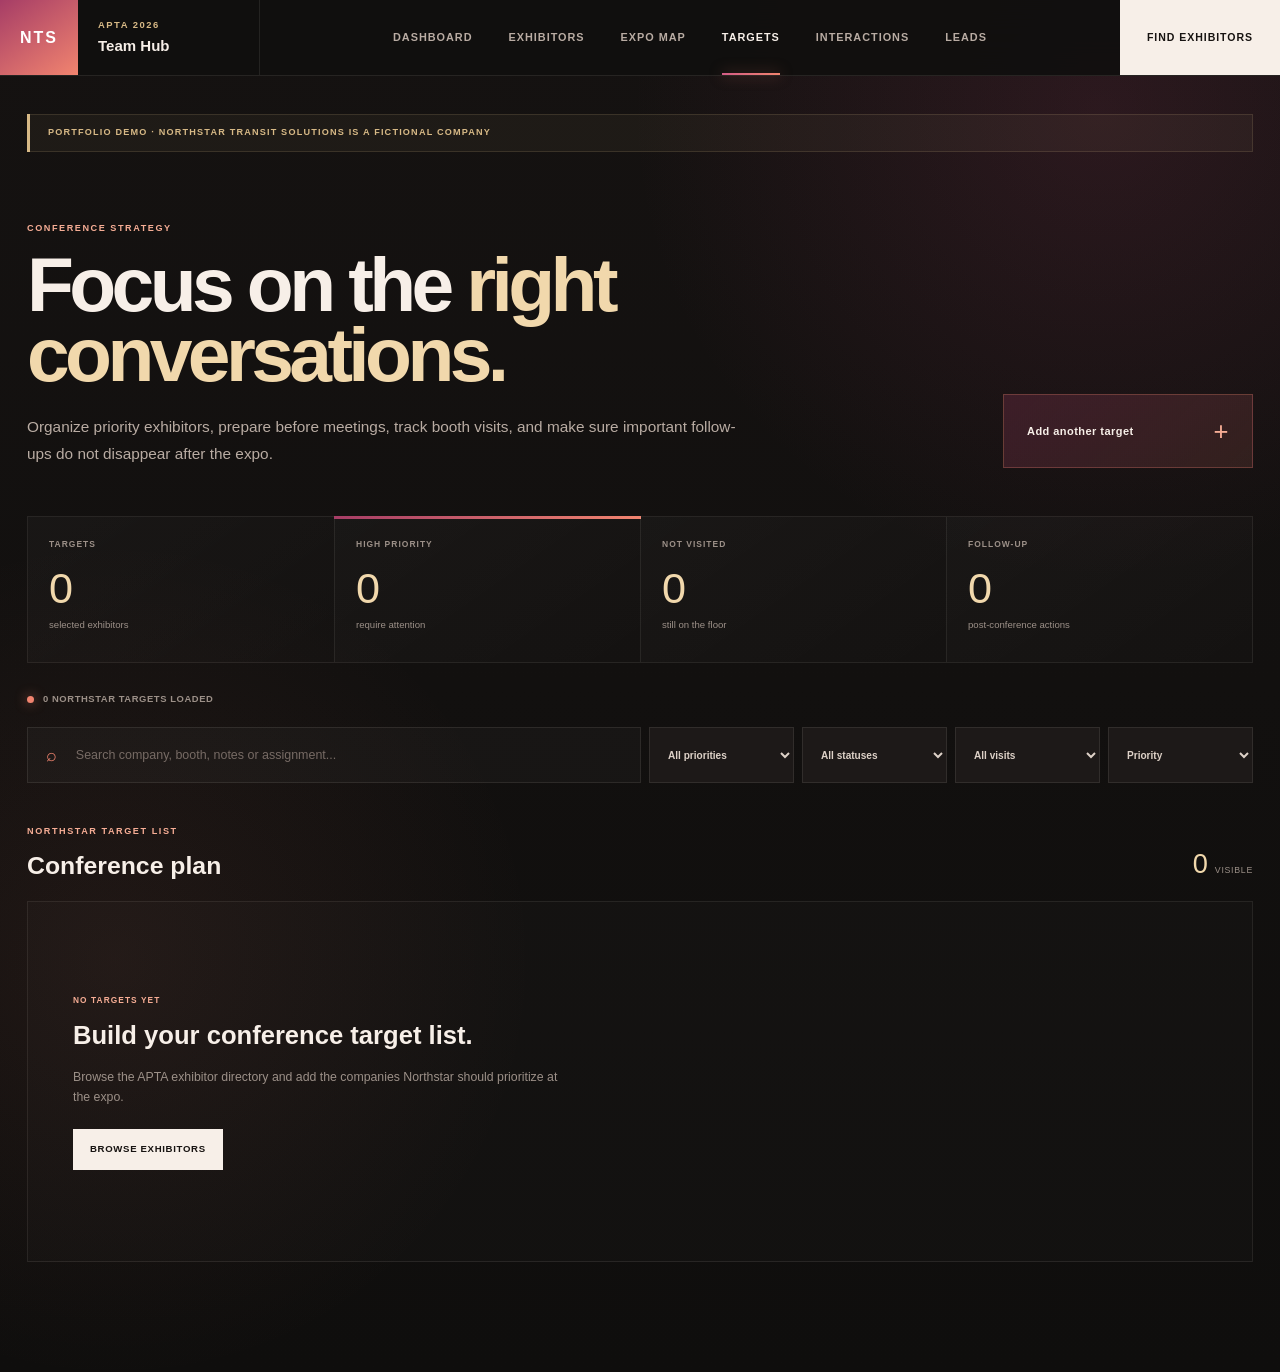
<file: targets.html>
<!DOCTYPE html>
<html lang="en">

<head>

    <meta charset="UTF-8">

    <meta
        name="viewport"
        content="width=device-width, initial-scale=1.0"
    >

    <title>
        Targets | APTA 2026 Team Hub
    </title>

    <link
        rel="stylesheet"
        href="css/global.css"
    >

    <link
        rel="stylesheet"
        href="css/targets.css"
    >

</head>


<body>


    <!-- =====================================================
         HEADER
         ===================================================== -->

    <header class="app-header">


        <a
            class="brand"
            href="index.html"
        >

            <div class="brand-mark">
                NTS
            </div>


            <div class="brand-copy">

                <span>
                    APTA 2026
                </span>

                <strong>
                    Team Hub
                </strong>

            </div>

        </a>


        <nav class="desktop-nav">

            <a href="index.html">
                Dashboard
            </a>

            <a href="exhibitors.html">
                Exhibitors
            </a>

            <a href="map.html">
                Expo Map
            </a>

            <a
                href="targets.html"
                class="active"
            >
                Targets
            </a>

            <a href="interactions.html">
                Interactions
            </a>

            <a href="leads.html">
                Leads
            </a>

        </nav>


        <a
            class="header-action"
            href="exhibitors.html"
        >
            Find Exhibitors
        </a>


    </header>



    <!-- =====================================================
         PAGE
         ===================================================== -->

    <main class="targets-page">


        <!-- =================================================
             DEMO NOTICE
             ================================================= -->

        <div class="demo-notice">

            Portfolio Demo · Northstar Transit Solutions is a
            fictional company

        </div>



        <!-- =================================================
             HERO
             ================================================= -->

        <section class="page-heading">


            <div class="heading-copy">

                <span class="kicker">
                    CONFERENCE STRATEGY
                </span>

                <h1>
                    Focus on the
                    <em>right conversations.</em>
                </h1>

                <p>

                    Organize priority exhibitors, prepare before
                    meetings, track booth visits, and make sure
                    important follow-ups do not disappear after
                    the expo.

                </p>

            </div>



            <div class="heading-action">

                <a
                    href="exhibitors.html"
                    class="primary-heading-action"
                >

                    <span>
                        Add another target
                    </span>

                    <strong>
                        +
                    </strong>

                </a>

            </div>


        </section>



        <!-- =================================================
             METRICS
             ================================================= -->

        <section class="target-metrics">


            <article class="metric-card">

                <span class="metric-label">
                    Targets
                </span>

                <strong id="metricTotal">
                    0
                </strong>

                <small>
                    selected exhibitors
                </small>

            </article>


            <article class="metric-card priority-metric">

                <span class="metric-label">
                    High Priority
                </span>

                <strong id="metricHigh">
                    0
                </strong>

                <small>
                    require attention
                </small>

            </article>


            <article class="metric-card">

                <span class="metric-label">
                    Not Visited
                </span>

                <strong id="metricUnvisited">
                    0
                </strong>

                <small>
                    still on the floor
                </small>

            </article>


            <article class="metric-card">

                <span class="metric-label">
                    Follow-Up
                </span>

                <strong id="metricFollowUp">
                    0
                </strong>

                <small>
                    post-conference actions
                </small>

            </article>


        </section>



        <!-- =================================================
             STATUS
             ================================================= -->

        <div class="status-bar">

            <span id="databaseStatus">
                Loading Northstar targets...
            </span>

        </div>



        <!-- =================================================
             TOOLBAR
             ================================================= -->

        <section class="targets-toolbar">


            <label class="target-search">

                <span>
                    ⌕
                </span>

                <input
                    id="targetSearch"
                    type="search"
                    placeholder="Search company, booth, notes or assignment..."
                    autocomplete="off"
                >

            </label>



            <select id="priorityFilter">

                <option value="">
                    All priorities
                </option>

                <option value="high">
                    High priority
                </option>

                <option value="medium">
                    Medium priority
                </option>

                <option value="low">
                    Low priority
                </option>

            </select>



            <select id="statusFilter">

                <option value="">
                    All statuses
                </option>

                <option value="research">
                    Research
                </option>

                <option value="planned">
                    Planned
                </option>

                <option value="contacted">
                    Contacted
                </option>

                <option value="met">
                    Met
                </option>

                <option value="follow-up">
                    Follow-Up
                </option>

            </select>



            <select id="visitFilter">

                <option value="">
                    All visits
                </option>

                <option value="not-visited">
                    Not visited
                </option>

                <option value="visited">
                    Visited
                </option>

            </select>



            <select id="targetSort">

                <option value="priority">
                    Priority
                </option>

                <option value="company">
                    Company A–Z
                </option>

                <option value="booth">
                    Booth number
                </option>

                <option value="status">
                    Status
                </option>

            </select>


        </section>



        <!-- =================================================
             BOARD HEADER
             ================================================= -->

        <section class="target-board-header">


            <div>

                <span class="section-kicker">
                    NORTHSTAR TARGET LIST
                </span>

                <h2>
                    Conference plan
                </h2>

            </div>


            <div class="board-count">

                <strong id="visibleTargetCount">
                    0
                </strong>

                <span>
                    visible
                </span>

            </div>


        </section>



        <!-- =================================================
             TARGET LIST
             ================================================= -->

        <section
            id="targetsList"
            class="targets-list"
        >
        </section>


    </main>



    <!-- =====================================================
         MOBILE NAVIGATION
         ===================================================== -->

    <nav class="mobile-nav">


        <a href="index.html">

            <span>⌂</span>

            <small>
                Home
            </small>

        </a>


        <a href="exhibitors.html">

            <span>◎</span>

            <small>
                Exhibitors
            </small>

        </a>


        <a
            href="targets.html"
            class="mobile-add active"
        >

            <strong>
                ★
            </strong>

            <small>
                Targets
            </small>

        </a>


        <a href="map.html">

            <span>⌖</span>

            <small>
                Map
            </small>

        </a>


        <a href="interactions.html">

            <span>↗</span>

            <small>
                Activity
            </small>

        </a>


    </nav>



    <!-- =====================================================
         SCRIPTS
         ===================================================== -->

    <script src="js/config.js"></script>

    <script src="js/exhibitor-data.js"></script>

    <script src="js/targets.js"></script>


</body>

</html>
</file>
<file: css/global.css>
:root {
    --navy: #1F3556;
    --blue: #315E8C;
    --bright-blue: #3F7CC1;

    --white: #FFFFFF;
    --off-white: #F5F7FA;

    --text: #1F2933;
    --muted: #68727D;

    --border: #D7DEE7;
    --border-dark: #B8C2CE;
}

* {
    box-sizing: border-box;
    margin: 0;
    padding: 0;
}

body {
    background: var(--off-white);
    color: var(--text);

    font-family:
        Arial,
        Helvetica,
        sans-serif;

    line-height: 1.5;
}

a {
    color: inherit;
    text-decoration: none;
}

button,
input,
select,
textarea {
    font: inherit;
}
</file>
<file: css/dashboard.css>
/* =========================================================
   APTA 2026 TEAM HUB
   NORTHSTAR TRANSIT SOLUTIONS

   LUXURY / INNOVATION / WARM TECH
   ========================================================= */


/* =========================================================
   DESIGN TOKENS
   ========================================================= */

:root {
    --bg: #11100f;
    --bg-soft: #181514;
    --surface: #1d1918;
    --surface-2: #241e1e;
    --surface-hover: #2b2324;

    --cream: #f7efe8;
    --soft-cream: #ddd1c7;

    --muted: #9c9088;
    --muted-light: #b9aca3;

    --berry: #a63d66;
    --berry-bright: #d45d87;

    --coral: #f1846f;
    --coral-soft: #f6ad95;

    --champagne: #d7b986;
    --champagne-light: #f1d8ac;

    --plum: #513243;
    --plum-dark: #2d1d27;

    --border: rgba(247, 239, 232, 0.09);
    --border-strong: rgba(247, 239, 232, 0.16);

    --shadow:
        0 24px 70px rgba(0, 0, 0, 0.32);

    --glow:
        0 0 45px rgba(212, 93, 135, 0.11);
}



/* =========================================================
   PAGE FOUNDATION
   ========================================================= */

body {
    background:
        radial-gradient(
            circle at 85% 5%,
            rgba(166, 61, 102, 0.16),
            transparent 27%
        ),
        radial-gradient(
            circle at 8% 70%,
            rgba(241, 132, 111, 0.08),
            transparent 26%
        ),
        linear-gradient(
            180deg,
            #151211 0%,
            #0f0e0d 100%
        );

    color: var(--cream);

    min-height: 100vh;
}


.dashboard {
    width: min(1500px, calc(100% - 54px));

    margin: 0 auto;

    padding: 38px 0 90px;
}



/* =========================================================
   HEADER
   ========================================================= */

.app-header {
    position: sticky;

    top: 0;

    z-index: 1000;

    min-height: 76px;

    display: grid;

    grid-template-columns: auto 1fr auto;

    align-items: stretch;

    background: rgba(17, 16, 15, 0.88);

    backdrop-filter: blur(22px);
    -webkit-backdrop-filter: blur(22px);

    border-bottom: 1px solid var(--border);
}


.brand {
    min-width: 260px;

    display: flex;

    align-items: stretch;

    border-right: 1px solid var(--border);
}


.brand-mark {
    width: 78px;

    display: grid;

    place-items: center;

    background:
        linear-gradient(
            145deg,
            var(--berry),
            var(--coral)
        );

    color: white;

    font-size: 1rem;

    font-weight: 900;

    letter-spacing: 0.13em;
}


.brand-copy {
    display: flex;

    flex-direction: column;

    justify-content: center;

    padding: 0 20px;
}


.brand-copy span {
    color: var(--champagne);

    font-size: 0.59rem;

    font-weight: 700;

    letter-spacing: 0.16em;

    text-transform: uppercase;
}


.brand-copy strong {
    margin-top: 3px;

    color: var(--cream);

    font-size: 0.94rem;

    font-weight: 700;

    letter-spacing: 0.02em;
}



/* =========================================================
   DESKTOP NAV
   ========================================================= */

.desktop-nav {
    display: flex;

    align-items: stretch;

    justify-content: center;
}


.desktop-nav a {
    position: relative;

    display: flex;

    align-items: center;

    padding: 0 18px;

    color: var(--muted-light);

    font-size: 0.68rem;

    font-weight: 700;

    letter-spacing: 0.09em;

    text-transform: uppercase;

    transition:
        color 0.2s ease,
        background 0.2s ease;
}


.desktop-nav a:hover {
    color: var(--cream);

    background: rgba(255, 255, 255, 0.025);
}


.desktop-nav a.active {
    color: var(--cream);
}


.desktop-nav a.active::after {
    content: "";

    position: absolute;

    left: 18px;

    right: 18px;

    bottom: 0;

    height: 2px;

    background:
        linear-gradient(
            90deg,
            var(--berry-bright),
            var(--coral)
        );

    box-shadow:
        0 0 14px rgba(241, 132, 111, 0.5);
}



/* =========================================================
   HEADER ACTION
   ========================================================= */

.header-action {
    display: flex;

    align-items: center;

    justify-content: center;

    padding: 0 26px;

    background: var(--cream);

    color: #181312;

    font-size: 0.66rem;

    font-weight: 900;

    letter-spacing: 0.09em;

    text-transform: uppercase;

    transition:
        background 0.2s ease,
        transform 0.2s ease;
}


.header-action:hover {
    background: var(--champagne-light);
}



/* =========================================================
   PORTFOLIO NOTICE
   ========================================================= */

.demo-notice {
    position: relative;

    margin-bottom: 26px;

    padding: 11px 16px 11px 20px;

    background:
        rgba(215, 185, 134, 0.05);

    border: 1px solid rgba(215, 185, 134, 0.15);

    color: var(--champagne);

    font-size: 0.57rem;

    font-weight: 800;

    letter-spacing: 0.13em;

    text-transform: uppercase;
}


.demo-notice::before {
    content: "";

    position: absolute;

    top: -1px;

    bottom: -1px;

    left: -1px;

    width: 3px;

    background: var(--champagne);
}



/* =========================================================
   DASHBOARD HEADING
   ========================================================= */

.dashboard-heading {
    min-height: 260px;

    display: grid;

    grid-template-columns:
        minmax(0, 1fr)
        auto;

    gap: 50px;

    align-items: end;

    padding:
        34px 0
        42px;
}


.heading-copy {
    max-width: 820px;
}


.kicker {
    display: inline-block;

    color: var(--coral-soft);

    font-size: 0.59rem;

    font-weight: 800;

    letter-spacing: 0.16em;

    text-transform: uppercase;
}


.dashboard-heading h1 {
    max-width: 750px;

    margin-top: 10px;

    color: var(--cream);

    font-size:
        clamp(
            2.8rem,
            6vw,
            5.9rem
        );

    font-weight: 700;

    line-height: 0.91;

    letter-spacing: -0.055em;
}


.dashboard-heading p {
    max-width: 670px;

    margin-top: 24px;

    color: var(--muted-light);

    font-size: 0.96rem;

    line-height: 1.75;
}



/* =========================================================
   BUTTONS
   ========================================================= */

.heading-actions {
    display: flex;

    gap: 10px;
}


.button {
    min-height: 46px;

    display: inline-flex;

    align-items: center;

    justify-content: center;

    padding: 0 20px;

    border: 1px solid var(--border-strong);

    background: transparent;

    color: var(--cream);

    font-size: 0.64rem;

    font-weight: 800;

    letter-spacing: 0.09em;

    text-transform: uppercase;

    transition:
        transform 0.2s ease,
        background 0.2s ease,
        border 0.2s ease,
        color 0.2s ease;
}


.button:hover {
    transform: translateY(-2px);

    background: rgba(255, 255, 255, 0.04);

    border-color: rgba(255, 255, 255, 0.24);
}


.button-primary {
    border: none;

    background:
        linear-gradient(
            120deg,
            var(--berry),
            var(--coral)
        );

    color: white;

    box-shadow:
        0 12px 30px
        rgba(166, 61, 102, 0.2);
}


.button-primary:hover {
    background:
        linear-gradient(
            120deg,
            var(--berry-bright),
            var(--coral-soft)
        );
}



/* =========================================================
   DATABASE STATUS
   ========================================================= */

.status-bar {
    margin-bottom: 16px;

    display: flex;

    align-items: center;

    gap: 9px;

    color: var(--muted);

    font-size: 0.62rem;

    font-weight: 700;

    letter-spacing: 0.07em;

    text-transform: uppercase;
}


.status-bar::before {
    content: "";

    width: 7px;

    height: 7px;

    border-radius: 50%;

    background: var(--coral);

    box-shadow:
        0 0 12px
        rgba(241, 132, 111, 0.7);
}



/* =========================================================
   METRICS
   ========================================================= */

.metrics {
    display: grid;

    grid-template-columns:
        repeat(5, 1fr);

    gap: 12px;

    margin-bottom: 20px;
}


.metric {
    position: relative;

    min-height: 155px;

    overflow: hidden;

    display: flex;

    flex-direction: column;

    justify-content: space-between;

    padding: 20px;

    background:
        linear-gradient(
            145deg,
            rgba(255,255,255,0.035),
            rgba(255,255,255,0.015)
        );

    border: 1px solid var(--border);

    transition:
        transform 0.2s ease,
        background 0.2s ease,
        border 0.2s ease,
        box-shadow 0.2s ease;
}


.metric::before {
    content: "";

    position: absolute;

    width: 95px;

    height: 95px;

    right: -30px;

    top: -40px;

    border-radius: 50%;

    background:
        rgba(166, 61, 102, 0.08);

    filter: blur(4px);
}


a.metric:hover {
    transform: translateY(-4px);

    background: var(--surface-hover);

    border-color:
        rgba(241, 132, 111, 0.2);

    box-shadow: var(--glow);
}


.metric-header {
    display: flex;

    justify-content: space-between;

    align-items: center;

    gap: 10px;
}


.metric-label {
    color: var(--soft-cream);

    font-size: 0.62rem;

    font-weight: 800;

    letter-spacing: 0.09em;

    text-transform: uppercase;
}


.metric-tag {
    padding: 4px 7px;

    background:
        rgba(241, 132, 111, 0.08);

    border:
        1px solid
        rgba(241, 132, 111, 0.14);

    color: var(--coral-soft);

    font-size: 0.48rem;

    font-weight: 800;

    letter-spacing: 0.1em;

    text-transform: uppercase;
}


.metric-number {
    display: block;

    margin-top: 15px;

    color: var(--cream);

    font-size: 2.7rem;

    font-weight: 600;

    letter-spacing: -0.05em;

    line-height: 1;
}


.metric small {
    margin-top: 11px;

    color: var(--muted);

    font-size: 0.64rem;
}


.metric.target {
    background:
        linear-gradient(
            150deg,
            rgba(166, 61, 102, 0.15),
            rgba(29, 25, 24, 0.8)
        );
}


.metric.visited {
    background:
        linear-gradient(
            150deg,
            rgba(215, 185, 134, 0.09),
            rgba(29, 25, 24, 0.8)
        );
}


.metric.hot {
    background:
        linear-gradient(
            150deg,
            rgba(241, 132, 111, 0.13),
            rgba(29, 25, 24, 0.8)
        );
}



/* =========================================================
   MAIN GRID
   ========================================================= */

.main-grid {
    display: grid;

    grid-template-columns:
        minmax(0, 2fr)
        minmax(300px, 0.75fr);

    gap: 14px;

    margin-bottom: 30px;
}



/* =========================================================
   PANELS
   ========================================================= */

.panel {
    overflow: hidden;

    background:
        linear-gradient(
            145deg,
            rgba(255, 255, 255, 0.027),
            rgba(255, 255, 255, 0.012)
        );

    border: 1px solid var(--border);

    box-shadow: var(--shadow);
}


.panel-header {
    min-height: 80px;

    display: flex;

    align-items: center;

    justify-content: space-between;

    gap: 24px;

    padding: 17px 22px;

    border-bottom: 1px solid var(--border);
}


.panel-header h2 {
    margin-top: 4px;

    color: var(--cream);

    font-size: 1.08rem;

    font-weight: 700;
}


.panel-header > a {
    color: var(--coral-soft);

    font-size: 0.59rem;

    font-weight: 800;

    letter-spacing: 0.08em;

    text-transform: uppercase;
}


.panel-body {
    padding: 22px;
}



/* =========================================================
   TARGET TABLE
   ========================================================= */

.target-head {
    display: grid;

    grid-template-columns:
        minmax(220px, 1.6fr)
        90px
        minmax(140px, 1fr)
        120px
        90px;

    gap: 12px;

    padding:
        0 12px
        12px;

    border-bottom:
        1px solid
        var(--border);

    color: var(--muted);

    font-size: 0.53rem;

    font-weight: 800;

    letter-spacing: 0.1em;

    text-transform: uppercase;
}


.target-list {
    min-height: 240px;
}


.target-row {
    display: grid;

    grid-template-columns:
        minmax(220px, 1.6fr)
        90px
        minmax(140px, 1fr)
        120px
        90px;

    gap: 12px;

    align-items: center;

    padding: 15px 12px;

    border-bottom: 1px solid var(--border);
}



/* =========================================================
   EMPTY STATE
   ========================================================= */

.empty-state {
    min-height: 240px;

    display: flex;

    flex-direction: column;

    align-items: flex-start;

    justify-content: center;

    padding: 28px;
}


.empty-state strong {
    color: var(--cream);

    font-size: 1.05rem;

    font-weight: 700;
}


.empty-state p {
    max-width: 480px;

    margin-top: 9px;

    color: var(--muted);

    font-size: 0.8rem;

    line-height: 1.65;
}


.empty-state .button {
    margin-top: 20px;
}



/* =========================================================
   PROGRESS
   ========================================================= */

.progress-panel .panel-body {
    min-height: 300px;

    display: flex;

    flex-direction: column;

    justify-content: center;
}


.progress-stat {
    display: flex;

    align-items: flex-end;

    justify-content: space-between;
}


.progress-stat span {
    color: var(--muted);

    font-size: 0.57rem;

    font-weight: 800;

    letter-spacing: 0.09em;

    text-transform: uppercase;
}


.progress-stat strong {
    color: var(--cream);

    font-size: 2.7rem;

    font-weight: 500;

    letter-spacing: -0.05em;
}


.progress-bar {
    width: 100%;

    height: 7px;

    margin-top: 22px;

    overflow: hidden;

    background:
        rgba(255,255,255,0.06);
}


.progress-fill {
    width: 0%;

    height: 100%;

    background:
        linear-gradient(
            90deg,
            var(--berry),
            var(--coral),
            var(--champagne)
        );

    box-shadow:
        0 0 20px
        rgba(241, 132, 111, 0.35);

    transition: width 0.4s ease;
}


.progress-details {
    display: grid;

    grid-template-columns:
        1fr 1fr;

    gap: 9px;

    margin-top: 26px;
}


.progress-details div {
    padding: 15px;

    background: rgba(255,255,255,0.025);

    border: 1px solid var(--border);
}


.progress-details span {
    display: block;

    color: var(--muted);

    font-size: 0.52rem;

    font-weight: 800;

    letter-spacing: 0.08em;

    text-transform: uppercase;
}


.progress-details strong {
    display: block;

    margin-top: 6px;

    color: var(--champagne-light);

    font-size: 1.45rem;

    font-weight: 600;
}



/* =========================================================
   QUICK ACCESS
   ========================================================= */

.quick-section {
    margin-top: 12px;
}


.section-heading {
    margin-bottom: 14px;
}


.section-heading h2 {
    margin-top: 4px;

    color: var(--cream);

    font-size: 1.35rem;

    font-weight: 700;
}


.quick-tools {
    display: grid;

    grid-template-columns:
        repeat(5, 1fr);

    border:
        1px solid
        var(--border);

    background:
        rgba(255,255,255,0.018);
}


.quick-tool {
    min-height: 215px;

    display: flex;

    flex-direction: column;

    justify-content: space-between;

    padding: 22px;

    border-right: 1px solid var(--border);

    transition:
        background 0.2s ease,
        transform 0.2s ease;
}


.quick-tool:last-child {
    border-right: none;
}


.quick-tool:hover {
    background:
        linear-gradient(
            145deg,
            rgba(166,61,102,0.12),
            rgba(241,132,111,0.04)
        );
}


.quick-number {
    color: var(--champagne);

    font-size: 0.54rem;

    font-weight: 800;

    letter-spacing: 0.1em;
}


.quick-tool strong {
    display: block;

    color: var(--cream);

    font-size: 0.93rem;

    font-weight: 700;
}


.quick-tool p {
    margin-top: 9px;

    color: var(--muted);

    font-size: 0.71rem;

    line-height: 1.55;
}


.quick-arrow {
    margin-top: 26px;

    color: var(--coral);

    font-size: 1.3rem;

    transition: transform 0.2s ease;
}


.quick-tool:hover .quick-arrow {
    transform: translateX(5px);
}



/* =========================================================
   MOBILE NAVIGATION
   ========================================================= */

.mobile-nav {
    display: none;
}



/* =========================================================
   RESPONSIVE — LARGE TABLET
   ========================================================= */

@media (max-width: 1150px) {

    .app-header {
        grid-template-columns:
            auto 1fr;
    }


    .header-action {
        display: none;
    }


    .desktop-nav {
        justify-content: flex-end;
    }


    .desktop-nav a {
        padding: 0 10px;

        font-size: 0.61rem;
    }


    .metrics {
        grid-template-columns:
            repeat(3, 1fr);
    }


    .main-grid {
        grid-template-columns: 1fr;
    }


    .quick-tools {
        grid-template-columns:
            repeat(3, 1fr);
    }


    .quick-tool:nth-child(3) {
        border-right: none;
    }

}



/* =========================================================
   RESPONSIVE — TABLET
   ========================================================= */

@media (max-width: 850px) {

    .app-header {
        display: flex;

        min-height: 66px;
    }


    .brand {
        min-width: 0;

        border-right: none;
    }


    .brand-mark {
        width: 64px;
    }


    .desktop-nav {
        display: none;
    }


    .dashboard {
        width:
            calc(100% - 26px);

        padding-top: 20px;

        padding-bottom: 105px;
    }


    .dashboard-heading {
        min-height: 0;

        grid-template-columns: 1fr;

        gap: 24px;
    }


    .heading-actions {
        justify-content: flex-start;
    }


    .metrics {
        grid-template-columns:
            repeat(2, 1fr);
    }


    .target-head {
        display: none;
    }


    .quick-tools {
        grid-template-columns:
            repeat(2, 1fr);
    }


    .mobile-nav {
        position: fixed;

        z-index: 2000;

        left: 0;

        right: 0;

        bottom: 0;

        height: 72px;

        display: grid;

        grid-template-columns:
            repeat(5, 1fr);

        background:
            rgba(17,16,15,0.96);

        backdrop-filter: blur(16px);

        border-top: 1px solid var(--border);
    }


    .mobile-nav a {
        display: flex;

        flex-direction: column;

        align-items: center;

        justify-content: center;

        gap: 3px;

        color: var(--muted);

        font-size: 0.45rem;

        font-weight: 800;

        letter-spacing: 0.04em;

        text-transform: uppercase;
    }


    .mobile-nav a.active {
        color: var(--coral-soft);
    }


    .mobile-nav span {
        font-size: 1rem;
    }


    .mobile-add strong {
        position: absolute;

        top: -17px;

        width: 48px;

        height: 48px;

        display: grid;

        place-items: center;

        background:
            linear-gradient(
                145deg,
                var(--berry),
                var(--coral)
            );

        color: white;

        box-shadow:
            0 8px 24px
            rgba(166,61,102,0.35);

        font-size: 1.5rem;
    }


    .mobile-add small {
        margin-top: 31px;

        font-size: 0.45rem;
    }

}



/* =========================================================
   RESPONSIVE — PHONE
   ========================================================= */

@media (max-width: 560px) {

    .dashboard-heading h1 {
        font-size: 3rem;
    }


    .dashboard-heading p {
        font-size: 0.86rem;
    }


    .heading-actions {
        display: grid;

        grid-template-columns:
            1fr 1fr;

        width: 100%;
    }


    .metrics {
        gap: 8px;
    }


    .metric {
        min-height: 135px;

        padding: 15px;
    }


    .metric-number {
        font-size: 2.15rem;
    }


    .metric-label {
        font-size: 0.54rem;
    }


    .metric-tag {
        display: none;
    }


    .panel-body {
        padding: 15px;
    }


    .quick-tools {
        grid-template-columns: 1fr;
    }


    .quick-tool {
        min-height: auto;

        padding: 18px;

        border-right: none;

        border-bottom:
            1px solid
            var(--border);
    }


    .quick-tool:last-child {
        border-bottom: none;
    }

}
</file>
<file: css/interactions.css>
/* =========================================================
   APTA 2026 INTERACTIONS
   NORTHSTAR TRANSIT SOLUTIONS
   ========================================================= */


/* =========================================================
   TOKENS
   ========================================================= */

:root {
    --bg: #11100f;
    --bg-soft: #181514;

    --surface: #1d1918;
    --surface-2: #241e1e;
    --surface-hover: #2b2324;

    --cream: #f7efe8;
    --soft-cream: #ddd1c7;

    --muted: #9c9088;
    --muted-light: #b9aca3;

    --berry: #a63d66;
    --berry-bright: #d45d87;

    --coral: #f1846f;
    --coral-soft: #f6ad95;

    --champagne: #d7b986;
    --champagne-light: #f1d8ac;

    --plum: #513243;
    --plum-dark: #2d1d27;

    --green: #7da78b;
    --green-light: #b9d3c1;

    --border:
        rgba(247,239,232,.09);

    --border-strong:
        rgba(247,239,232,.16);

    --shadow:
        0 24px 70px
        rgba(0,0,0,.32);
}


/* =========================================================
   FOUNDATION
   ========================================================= */

* {
    box-sizing: border-box;
}


body {
    min-height: 100vh;

    margin: 0;

    background:
        radial-gradient(
            circle at 86% 8%,
            rgba(166,61,102,.16),
            transparent 28%
        ),
        radial-gradient(
            circle at 8% 72%,
            rgba(241,132,111,.07),
            transparent 27%
        ),
        linear-gradient(
            180deg,
            #151211,
            #0f0e0d
        );

    color:
        var(--cream);
}


body.composer-open {
    overflow:
        hidden;
}


button,
input,
select,
textarea {
    font:
        inherit;
}


button {
    color:
        inherit;
}


a {
    color:
        inherit;

    text-decoration:
        none;
}


.button-reset {
    border:
        none;

    cursor:
        pointer;
}


/* =========================================================
   HEADER
   ========================================================= */

.app-header {
    position:
        sticky;

    top:
        0;

    z-index:
        1000;

    min-height:
        76px;

    display:
        grid;

    grid-template-columns:
        auto
        1fr
        auto;

    align-items:
        stretch;

    background:
        rgba(17,16,15,.93);

    backdrop-filter:
        blur(22px);

    -webkit-backdrop-filter:
        blur(22px);

    border-bottom:
        1px solid
        var(--border);
}


.brand {
    min-width:
        260px;

    display:
        flex;

    align-items:
        stretch;

    border-right:
        1px solid
        var(--border);
}


.brand-mark {
    width:
        78px;

    display:
        grid;

    place-items:
        center;

    background:
        linear-gradient(
            145deg,
            var(--berry),
            var(--coral)
        );

    color:
        white;

    font-size:
        1rem;

    font-weight:
        900;

    letter-spacing:
        .13em;
}


.brand-copy {
    display:
        flex;

    flex-direction:
        column;

    justify-content:
        center;

    padding:
        0 20px;
}


.brand-copy span {
    color:
        var(--champagne);

    font-size:
        .59rem;

    font-weight:
        800;

    letter-spacing:
        .16em;

    text-transform:
        uppercase;
}


.brand-copy strong {
    margin-top:
        3px;

    color:
        var(--cream);

    font-size:
        .94rem;
}


/* =========================================================
   DESKTOP NAV
   ========================================================= */

.desktop-nav {
    display:
        flex;

    align-items:
        stretch;

    justify-content:
        center;
}


.desktop-nav a {
    position:
        relative;

    display:
        flex;

    align-items:
        center;

    padding:
        0 18px;

    color:
        var(--muted-light);

    font-size:
        .68rem;

    font-weight:
        700;

    letter-spacing:
        .09em;

    text-transform:
        uppercase;
}


.desktop-nav a:hover {
    color:
        var(--cream);

    background:
        rgba(255,255,255,.025);
}


.desktop-nav a.active {
    color:
        var(--cream);
}


.desktop-nav a.active::after {
    content:
        "";

    position:
        absolute;

    left:
        18px;

    right:
        18px;

    bottom:
        0;

    height:
        2px;

    background:
        linear-gradient(
            90deg,
            var(--berry-bright),
            var(--coral)
        );

    box-shadow:
        0 0 14px
        rgba(241,132,111,.5);
}


/* =========================================================
   HEADER ACTION
   ========================================================= */

.header-action {
    display:
        flex;

    align-items:
        center;

    justify-content:
        center;

    padding:
        0 27px;

    background:
        var(--cream);

    color:
        #171311;

    font-size:
        .66rem;

    font-weight:
        900;

    letter-spacing:
        .09em;

    text-transform:
        uppercase;
}


.header-action:hover {
    background:
        var(--champagne-light);
}


/* =========================================================
   PAGE
   ========================================================= */

.interactions-page {
    width:
        min(
            1500px,
            calc(100% - 54px)
        );

    margin:
        0 auto;

    padding:
        38px 0
        110px;
}


/* =========================================================
   DEMO NOTICE
   ========================================================= */

.demo-notice {
    position:
        relative;

    margin-bottom:
        26px;

    padding:
        11px 16px
        11px 20px;

    border:
        1px solid
        rgba(215,185,134,.15);

    background:
        rgba(215,185,134,.05);

    color:
        var(--champagne);

    font-size:
        .57rem;

    font-weight:
        800;

    letter-spacing:
        .13em;

    text-transform:
        uppercase;
}


.demo-notice::before {
    content:
        "";

    position:
        absolute;

    top:
        -1px;

    bottom:
        -1px;

    left:
        -1px;

    width:
        3px;

    background:
        var(--champagne);
}


/* =========================================================
   HERO
   ========================================================= */

.page-heading {
    min-height:
        295px;

    display:
        grid;

    grid-template-columns:
        minmax(0,1fr)
        auto;

    align-items:
        end;

    gap:
        60px;

    padding:
        36px 0
        48px;
}


.heading-copy {
    max-width:
        920px;
}


.kicker,
.section-kicker {
    color:
        var(--coral-soft);

    font-size:
        .57rem;

    font-weight:
        900;

    letter-spacing:
        .17em;

    text-transform:
        uppercase;
}


.page-heading h1 {
    max-width:
        920px;

    margin:
        12px 0 0;

    color:
        var(--cream);

    font-size:
        clamp(
            3rem,
            6vw,
            6rem
        );

    font-weight:
        700;

    line-height:
        .91;

    letter-spacing:
        -.06em;
}


.page-heading h1 em {
    color:
        var(--champagne-light);

    font-style:
        normal;
}


.page-heading p {
    max-width:
        710px;

    margin:
        25px 0 0;

    color:
        var(--muted-light);

    font-size:
        .96rem;

    line-height:
        1.75;
}


/* =========================================================
   HERO BUTTON
   ========================================================= */

.primary-heading-action {
    min-width:
        245px;

    min-height:
        74px;

    display:
        flex;

    align-items:
        center;

    justify-content:
        space-between;

    gap:
        26px;

    padding:
        0 23px;

    border:
        1px solid
        rgba(241,132,111,.28);

    background:
        linear-gradient(
            135deg,
            rgba(166,61,102,.24),
            rgba(241,132,111,.12)
        );

    color:
        var(--cream);

    cursor:
        pointer;

    font-size:
        .69rem;

    font-weight:
        800;
}


.primary-heading-action strong {
    color:
        var(--coral-soft);

    font-size:
        1.6rem;

    font-weight:
        400;
}


/* =========================================================
   METRICS
   ========================================================= */

.interaction-metrics {
    display:
        grid;

    grid-template-columns:
        repeat(4,1fr);

    border:
        1px solid
        var(--border);

    margin-bottom:
        22px;
}


.metric-card {
    position:
        relative;

    min-height:
        145px;

    padding:
        21px;

    background:
        linear-gradient(
            145deg,
            rgba(255,255,255,.028),
            rgba(255,255,255,.009)
        );
}


.metric-card + .metric-card {
    border-left:
        1px solid
        var(--border);
}


.metric-label {
    display:
        block;

    color:
        var(--muted);

    font-size:
        .53rem;

    font-weight:
        900;

    letter-spacing:
        .12em;

    text-transform:
        uppercase;
}


.metric-card strong {
    display:
        block;

    margin-top:
        16px;

    color:
        var(--champagne-light);

    font-size:
        2.7rem;

    font-weight:
        500;

    line-height:
        1;
}


.metric-card small {
    display:
        block;

    margin-top:
        8px;

    color:
        var(--muted);

    font-size:
        .6rem;
}


.followup-metric::before {
    content:
        "";

    position:
        absolute;

    top:
        -1px;

    left:
        -1px;

    right:
        -1px;

    height:
        3px;

    background:
        linear-gradient(
            90deg,
            var(--berry),
            var(--coral)
        );
}


/* =========================================================
   STATUS
   ========================================================= */

.status-bar {
    display:
        flex;

    align-items:
        center;

    gap:
        9px;

    min-height:
        28px;

    margin-bottom:
        14px;

    color:
        var(--muted);

    font-size:
        .59rem;

    font-weight:
        800;

    letter-spacing:
        .06em;

    text-transform:
        uppercase;
}


.status-bar::before {
    content:
        "";

    width:
        7px;

    height:
        7px;

    border-radius:
        50%;

    background:
        var(--coral);

    box-shadow:
        0 0 12px
        rgba(241,132,111,.65);
}


/* =========================================================
   TOOLBAR
   ========================================================= */

.interactions-toolbar {
    display:
        grid;

    grid-template-columns:
        minmax(320px,1fr)
        repeat(4,auto);

    gap:
        8px;

    margin-bottom:
        34px;
}


.interaction-search {
    min-height:
        56px;

    display:
        flex;

    align-items:
        center;

    border:
        1px solid
        var(--border);

    background:
        rgba(255,255,255,.025);
}


.interaction-search:focus-within {
    border-color:
        rgba(241,132,111,.32);

    box-shadow:
        0 0 30px
        rgba(166,61,102,.07);
}


.interaction-search span {
    width:
        52px;

    display:
        grid;

    place-items:
        center;

    color:
        var(--coral);

    font-size:
        1.1rem;
}


.interaction-search input {
    width:
        100%;

    min-height:
        54px;

    padding-right:
        18px;

    border:
        none;

    outline:
        none;

    background:
        transparent;

    color:
        var(--cream);

    font-size:
        .78rem;
}


.interaction-search input::placeholder {
    color:
        #776b65;
}


.interactions-toolbar select {
    min-width:
        150px;

    min-height:
        56px;

    padding:
        0 14px;

    border:
        1px solid
        var(--border);

    outline:
        none;

    background:
        var(--surface);

    color:
        var(--soft-cream);

    font-size:
        .63rem;

    font-weight:
        700;

    cursor:
        pointer;
}


/* =========================================================
   BOARD HEADER
   ========================================================= */

.interaction-board-header {
    display:
        flex;

    align-items:
        flex-end;

    justify-content:
        space-between;

    gap:
        30px;

    padding-bottom:
        17px;

    border-bottom:
        1px solid
        var(--border);
}


.interaction-board-header h2 {
    margin:
        6px 0 0;

    color:
        var(--cream);

    font-size:
        1.55rem;

    font-weight:
        700;
}


.board-count {
    display:
        flex;

    align-items:
        baseline;

    gap:
        7px;
}


.board-count strong {
    color:
        var(--champagne-light);

    font-size:
        1.7rem;

    font-weight:
        500;
}


.board-count span {
    color:
        var(--muted);

    font-size:
        .55rem;

    letter-spacing:
        .08em;

    text-transform:
        uppercase;
}


/* =========================================================
   LIST
   ========================================================= */

.interaction-list {
    display:
        flex;

    flex-direction:
        column;

    border-left:
        1px solid
        var(--border);

    border-right:
        1px solid
        var(--border);
}


/* =========================================================
   CARD
   ========================================================= */

.interaction-card {
    position:
        relative;

    display:
        grid;

    grid-template-columns:
        62px
        minmax(240px,1.2fr)
        170px
        minmax(220px,1fr)
        170px;

    min-height:
        170px;

    border-bottom:
        1px solid
        var(--border);

    background:
        linear-gradient(
            90deg,
            rgba(255,255,255,.022),
            rgba(255,255,255,.006)
        );

    transition:
        background .18s ease;
}


.interaction-card:hover {
    background:
        linear-gradient(
            90deg,
            rgba(166,61,102,.07),
            rgba(255,255,255,.012)
        );
}


.interaction-card.needs-followup::before {
    content:
        "";

    position:
        absolute;

    left:
        -1px;

    top:
        -1px;

    bottom:
        -1px;

    width:
        3px;

    background:
        linear-gradient(
            180deg,
            var(--berry-bright),
            var(--coral)
        );
}


/* =========================================================
   INDEX
   ========================================================= */

.interaction-index {
    display:
        grid;

    place-items:
        center;

    border-right:
        1px solid
        var(--border);

    color:
        rgba(215,185,134,.52);

    font-size:
        .6rem;

    font-weight:
        900;

    letter-spacing:
        .08em;
}


/* =========================================================
   COMPANY
   ========================================================= */

.interaction-company {
    display:
        flex;

    flex-direction:
        column;

    justify-content:
        center;

    padding:
        22px;

    border-right:
        1px solid
        var(--border);
}


.interaction-badges {
    display:
        flex;

    flex-wrap:
        wrap;

    gap:
        6px;

    margin-bottom:
        10px;
}


.interaction-pill {
    display:
        inline-flex;

    width:
        fit-content;

    padding:
        5px 7px;

    border:
        1px solid
        var(--border);

    background:
        rgba(247,239,232,.035);

    color:
        var(--muted-light);

    font-size:
        .44rem;

    font-weight:
        900;

    letter-spacing:
        .08em;

    text-transform:
        uppercase;
}


.interaction-pill.outcome-strong-interest {
    border-color:
        rgba(125,167,139,.25);

    background:
        rgba(125,167,139,.09);

    color:
        var(--green-light);
}


.interaction-pill.outcome-promising {
    border-color:
        rgba(215,185,134,.22);

    background:
        rgba(215,185,134,.08);

    color:
        var(--champagne-light);
}


.interaction-pill.outcome-follow-up {
    border-color:
        rgba(241,132,111,.24);

    background:
        rgba(241,132,111,.09);

    color:
        var(--coral-soft);
}


.interaction-pill.outcome-not-a-fit {
    opacity:
        .65;
}


.interaction-company h3 {
    margin:
        0;

    color:
        var(--cream);

    font-size:
        1.08rem;

    line-height:
        1.25;
}


.interaction-company .booth-line {
    margin-top:
        8px;

    color:
        var(--muted);

    font-size:
        .61rem;
}


.interaction-company .booth-line strong {
    color:
        var(--champagne-light);
}


/* =========================================================
   CONTACT
   ========================================================= */

.interaction-contact {
    display:
        flex;

    flex-direction:
        column;

    justify-content:
        center;

    padding:
        20px;

    border-right:
        1px solid
        var(--border);
}


.interaction-label {
    color:
        var(--muted);

    font-size:
        .45rem;

    font-weight:
        900;

    letter-spacing:
        .09em;

    text-transform:
        uppercase;
}


.interaction-contact strong {
    margin-top:
        8px;

    color:
        var(--soft-cream);

    font-size:
        .75rem;
}


.interaction-contact span:last-child {
    margin-top:
        5px;

    color:
        var(--muted);

    font-size:
        .59rem;
}


/* =========================================================
   NOTES
   ========================================================= */

.interaction-notes {
    display:
        flex;

    flex-direction:
        column;

    justify-content:
        center;

    padding:
        20px;

    border-right:
        1px solid
        var(--border);
}


.interaction-notes p {
    margin:
        9px 0 0;

    color:
        var(--muted-light);

    font-size:
        .68rem;

    line-height:
        1.65;
}


/* =========================================================
   META + ACTIONS
   ========================================================= */

.interaction-meta {
    display:
        flex;

    flex-direction:
        column;

    min-width:
        0;
}


.interaction-date {
    flex:
        1;

    display:
        flex;

    flex-direction:
        column;

    justify-content:
        center;

    padding:
        18px;

    border-bottom:
        1px solid
        var(--border);
}


.interaction-date strong {
    margin-top:
        8px;

    color:
        var(--champagne-light);

    font-size:
        .72rem;
}


.followup-date {
    margin-top:
        7px;

    color:
        var(--coral-soft);

    font-size:
        .56rem;
}


.interaction-actions {
    display:
        grid;

    grid-template-columns:
        1fr
        1fr;
}


.interaction-action {
    min-height:
        48px;

    display:
        flex;

    align-items:
        center;

    justify-content:
        center;

    border:
        none;

    background:
        transparent;

    color:
        var(--muted-light);

    cursor:
        pointer;

    font-size:
        .56rem;

    font-weight:
        800;
}


.interaction-action + .interaction-action {
    border-left:
        1px solid
        var(--border);
}


.interaction-action:hover {
    background:
        rgba(255,255,255,.04);

    color:
        var(--cream);
}


.interaction-action.delete {
    color:
        var(--coral-soft);
}


/* =========================================================
   EMPTY
   ========================================================= */

.interactions-empty {
    min-height:
        360px;

    display:
        flex;

    flex-direction:
        column;

    align-items:
        flex-start;

    justify-content:
        center;

    padding:
        45px;

    border-bottom:
        1px solid
        var(--border);
}


.interactions-empty span {
    color:
        var(--coral-soft);

    font-size:
        .52rem;

    font-weight:
        900;

    letter-spacing:
        .13em;

    text-transform:
        uppercase;
}


.interactions-empty h3 {
    margin:
        10px 0 0;

    color:
        var(--cream);

    font-size:
        1.55rem;
}


.interactions-empty p {
    max-width:
        500px;

    margin:
        12px 0 22px;

    color:
        var(--muted);

    font-size:
        .77rem;

    line-height:
        1.65;
}


.interactions-empty button {
    padding:
        13px 17px;

    border:
        none;

    background:
        var(--cream);

    color:
        #171311;

    cursor:
        pointer;

    font-size:
        .6rem;

    font-weight:
        900;

    letter-spacing:
        .07em;

    text-transform:
        uppercase;
}


/* =========================================================
   OVERLAY
   ========================================================= */

.interaction-overlay {
    position:
        fixed;

    inset:
        0;

    z-index:
        1900;

    background:
        rgba(7,6,6,.72);

    opacity:
        0;

    backdrop-filter:
        blur(5px);

    transition:
        opacity .2s ease;
}


.interaction-overlay.open {
    opacity:
        1;
}


/* =========================================================
   COMPOSER
   ========================================================= */

.interaction-composer {
    position:
        fixed;

    top:
        0;

    right:
        0;

    bottom:
        0;

    z-index:
        2000;

    width:
        min(610px,100%);

    overflow-y:
        auto;

    background:
        linear-gradient(
            180deg,
            #211b1a,
            #151211
        );

    border-left:
        1px solid
        var(--border-strong);

    box-shadow:
        -30px 0 80px
        rgba(0,0,0,.46);

    transform:
        translateX(100%);

    transition:
        transform .24s ease;
}


.interaction-composer.open {
    transform:
        translateX(0);
}


/* =========================================================
   COMPOSER HEADER
   ========================================================= */

.composer-header {
    min-height:
        110px;

    display:
        flex;

    align-items:
        center;

    justify-content:
        space-between;

    gap:
        24px;

    padding:
        25px 28px;

    border-bottom:
        1px solid
        var(--border);
}


.composer-header h2 {
    margin:
        7px 0 0;

    color:
        var(--cream);

    font-size:
        1.45rem;
}


.composer-close {
    width:
        44px;

    height:
        44px;

    display:
        grid;

    place-items:
        center;

    border:
        1px solid
        var(--border);

    background:
        transparent;

    color:
        var(--muted-light);

    cursor:
        pointer;

    font-size:
        1.5rem;
}


.composer-close:hover {
    color:
        var(--cream);

    border-color:
        rgba(241,132,111,.25);
}


/* =========================================================
   FORM
   ========================================================= */

.interaction-form {
    display:
        grid;

    grid-template-columns:
        1fr
        1fr;

    gap:
        16px;

    padding:
        28px;
}


.form-group {
    display:
        flex;

    flex-direction:
        column;

    gap:
        8px;
}


.form-group.full,
.followup-block.full,
.composer-actions.full {
    grid-column:
        1 / -1;
}


.form-group label,
.followup-date-wrap label {
    color:
        var(--muted);

    font-size:
        .49rem;

    font-weight:
        900;

    letter-spacing:
        .1em;

    text-transform:
        uppercase;
}


.form-group input,
.form-group select,
.form-group textarea,
.followup-date-wrap input {
    width:
        100%;

    border:
        1px solid
        var(--border);

    outline:
        none;

    background:
        rgba(255,255,255,.025);

    color:
        var(--cream);
}


.form-group input,
.form-group select,
.followup-date-wrap input {
    min-height:
        48px;

    padding:
        0 12px;
}


.form-group textarea {
    padding:
        12px;

    resize:
        vertical;

    line-height:
        1.55;
}


.form-group input:focus,
.form-group select:focus,
.form-group textarea:focus,
.followup-date-wrap input:focus {
    border-color:
        rgba(241,132,111,.32);

    box-shadow:
        0 0 22px
        rgba(166,61,102,.07);
}


.readonly-field {
    min-height:
        48px;

    display:
        flex;

    align-items:
        center;

    padding:
        0 12px;

    border:
        1px solid
        var(--border);

    background:
        rgba(215,185,134,.04);

    color:
        var(--champagne-light);

    font-size:
        .7rem;

    font-weight:
        800;
}


/* =========================================================
   FOLLOW-UP
   ========================================================= */

.followup-block {
    margin-top:
        4px;

    padding:
        18px;

    border:
        1px solid
        rgba(241,132,111,.13);

    background:
        linear-gradient(
            135deg,
            rgba(166,61,102,.08),
            rgba(241,132,111,.035)
        );
}


.check-row {
    display:
        flex;

    align-items:
        center;

    gap:
        13px;

    cursor:
        pointer;
}


.check-row input {
    position:
        absolute;

    opacity:
        0;

    pointer-events:
        none;
}


.custom-check {
    width:
        25px;

    height:
        25px;

    flex:
        0 0 auto;

    display:
        grid;

    place-items:
        center;

    border:
        1px solid
        rgba(241,132,111,.28);

    color:
        transparent;
}


.check-row input:checked + .custom-check {
    background:
        linear-gradient(
            135deg,
            var(--berry),
            var(--coral)
        );

    color:
        white;
}


.check-row strong {
    display:
        block;

    color:
        var(--soft-cream);

    font-size:
        .7rem;
}


.check-row small {
    display:
        block;

    margin-top:
        3px;

    color:
        var(--muted);

    font-size:
        .56rem;
}


.followup-date-wrap {
    margin-top:
        18px;
}


/* =========================================================
   COMPOSER ACTIONS
   ========================================================= */

.composer-actions {
    display:
        grid;

    grid-template-columns:
        1fr
        1.4fr;

    gap:
        9px;

    margin-top:
        8px;
}


.secondary-button,
.primary-button {
    min-height:
        54px;

    border:
        1px solid
        var(--border);

    cursor:
        pointer;

    font-size:
        .63rem;

    font-weight:
        900;

    letter-spacing:
        .06em;

    text-transform:
        uppercase;
}


.secondary-button {
    background:
        transparent;

    color:
        var(--muted-light);
}


.secondary-button:hover {
    color:
        var(--cream);

    background:
        rgba(255,255,255,.03);
}


.primary-button {
    display:
        flex;

    align-items:
        center;

    justify-content:
        space-between;

    padding:
        0 17px;

    border-color:
        transparent;

    background:
        var(--cream);

    color:
        #171311;
}


.primary-button:hover {
    background:
        var(--champagne-light);
}


/* =========================================================
   MOBILE NAV
   ========================================================= */

.mobile-nav {
    display:
        none;
}


/* =========================================================
   RESPONSIVE
   ========================================================= */

@media (max-width: 1220px) {

    .desktop-nav a {
        padding:
            0 10px;

        font-size:
            .6rem;
    }


    .interactions-toolbar {
        grid-template-columns:
            1fr
            1fr
            1fr;
    }


    .interaction-search {
        grid-column:
            1 / -1;
    }


    .interaction-card {
        grid-template-columns:
            52px
            minmax(220px,1.2fr)
            160px
            1fr;
    }


    .interaction-meta {
        grid-column:
            2 / 5;

        border-top:
            1px solid
            var(--border);
    }


    .interaction-date {
        border-bottom:
            1px solid
            var(--border);
    }

}


@media (max-width: 900px) {

    .app-header {
        display:
            flex;

        min-height:
            66px;
    }


    .brand {
        min-width:
            0;

        border-right:
            none;
    }


    .brand-mark {
        width:
            64px;
    }


    .desktop-nav,
    .header-action {
        display:
            none;
    }


    .interactions-page {
        width:
            calc(100% - 26px);

        padding:
            20px 0
            105px;
    }


    .page-heading {
        min-height:
            0;

        grid-template-columns:
            1fr;

        gap:
            30px;
    }


    .primary-heading-action {
        width:
            100%;
    }


    .interaction-metrics {
        grid-template-columns:
            repeat(2,1fr);
    }


    .metric-card:nth-child(3) {
        border-left:
            none;

        border-top:
            1px solid
            var(--border);
    }


    .metric-card:nth-child(4) {
        border-top:
            1px solid
            var(--border);
    }


    .interactions-toolbar {
        grid-template-columns:
            1fr
            1fr;
    }


    .interaction-search {
        grid-column:
            1 / -1;
    }


    .interaction-card {
        display:
            block;
    }


    .interaction-index {
        display:
            none;
    }


    .interaction-company,
    .interaction-contact,
    .interaction-notes {
        border-right:
            none;

        border-bottom:
            1px solid
            var(--border);
    }


    .interaction-meta {
        display:
            block;
    }


    .mobile-nav {
        position:
            fixed;

        z-index:
            1800;

        left:
            0;

        right:
            0;

        bottom:
            0;

        height:
            72px;

        display:
            grid;

        grid-template-columns:
            repeat(5,1fr);

        background:
            rgba(17,16,15,.97);

        backdrop-filter:
            blur(16px);

        border-top:
            1px solid
            var(--border);
    }


    .mobile-nav a {
        position:
            relative;

        display:
            flex;

        flex-direction:
            column;

        align-items:
            center;

        justify-content:
            center;

        gap:
            4px;

        color:
            var(--muted);

        font-size:
            .45rem;

        font-weight:
            800;

        text-transform:
            uppercase;
    }


    .mobile-nav a.active {
        color:
            var(--coral-soft);
    }


    .mobile-nav > a > span {
        font-size:
            1rem;
    }


    .mobile-add strong {
        position:
            absolute;

        top:
            -17px;

        width:
            48px;

        height:
            48px;

        display:
            grid;

        place-items:
            center;

        background:
            linear-gradient(
                145deg,
                var(--berry),
                var(--coral)
            );

        color:
            white;

        box-shadow:
            0 8px 24px
            rgba(166,61,102,.35);

        font-size:
            1.5rem;
    }


    .mobile-add small {
        margin-top:
            31px;
    }

}


@media (max-width: 620px) {

    .page-heading h1 {
        font-size:
            3.1rem;
    }


    .interactions-toolbar {
        grid-template-columns:
            1fr;
    }


    .interaction-search {
        grid-column:
            auto;
    }


    .interactions-toolbar select {
        width:
            100%;
    }


    .interaction-board-header {
        flex-direction:
            column;

        align-items:
            flex-start;
    }


    .interaction-form {
        grid-template-columns:
            1fr;

        padding:
            22px 18px;
    }


    .form-group.full,
    .followup-block.full,
    .composer-actions.full {
        grid-column:
            auto;
    }


    .composer-actions {
        grid-template-columns:
            1fr;
    }

}
</file>
<file: css/leads.css>
/* =========================================================
   APTA 2026 LEADS
   NORTHSTAR TRANSIT SOLUTIONS
   ========================================================= */

:root {
    --bg: #11100f;
    --bg-soft: #181514;

    --surface: #1d1918;
    --surface-2: #241e1e;
    --surface-hover: #2b2324;

    --cream: #f7efe8;
    --soft-cream: #ddd1c7;

    --muted: #9c9088;
    --muted-light: #b9aca3;

    --berry: #a63d66;
    --berry-bright: #d45d87;

    --coral: #f1846f;
    --coral-soft: #f6ad95;

    --champagne: #d7b986;
    --champagne-light: #f1d8ac;

    --green: #7da78b;
    --green-light: #b9d3c1;

    --red: #c86262;

    --border: rgba(247,239,232,.09);
    --border-strong: rgba(247,239,232,.16);

    --shadow:
        0 24px 70px rgba(0,0,0,.32);
}


/* =========================================================
   FOUNDATION
   ========================================================= */

* {
    box-sizing: border-box;
}


body {
    min-height: 100vh;

    margin: 0;

    background:
        radial-gradient(
            circle at 86% 8%,
            rgba(166,61,102,.16),
            transparent 28%
        ),
        radial-gradient(
            circle at 8% 72%,
            rgba(241,132,111,.07),
            transparent 27%
        ),
        linear-gradient(
            180deg,
            #151211,
            #0f0e0d
        );

    color: var(--cream);
}


body.composer-open {
    overflow: hidden;
}


button,
input,
select,
textarea {
    font: inherit;
}


button {
    color: inherit;
}


a {
    color: inherit;

    text-decoration: none;
}


.button-reset {
    border: none;

    cursor: pointer;
}


/* =========================================================
   HEADER
   ========================================================= */

.app-header {
    position: sticky;

    top: 0;

    z-index: 1000;

    min-height: 76px;

    display: grid;

    grid-template-columns:
        auto
        1fr
        auto;

    align-items: stretch;

    background:
        rgba(17,16,15,.93);

    backdrop-filter:
        blur(22px);

    -webkit-backdrop-filter:
        blur(22px);

    border-bottom:
        1px solid
        var(--border);
}


.brand {
    min-width: 260px;

    display: flex;

    align-items: stretch;

    border-right:
        1px solid
        var(--border);
}


.brand-mark {
    width: 78px;

    display: grid;

    place-items: center;

    background:
        linear-gradient(
            145deg,
            var(--berry),
            var(--coral)
        );

    color: white;

    font-size: 1rem;

    font-weight: 900;

    letter-spacing: .13em;
}


.brand-copy {
    display: flex;

    flex-direction: column;

    justify-content: center;

    padding: 0 20px;
}


.brand-copy span {
    color: var(--champagne);

    font-size: .59rem;

    font-weight: 800;

    letter-spacing: .16em;

    text-transform: uppercase;
}


.brand-copy strong {
    margin-top: 3px;

    color: var(--cream);

    font-size: .94rem;
}


/* =========================================================
   NAV
   ========================================================= */

.desktop-nav {
    display: flex;

    align-items: stretch;

    justify-content: center;
}


.desktop-nav a {
    position: relative;

    display: flex;

    align-items: center;

    padding: 0 18px;

    color: var(--muted-light);

    font-size: .68rem;

    font-weight: 700;

    letter-spacing: .09em;

    text-transform: uppercase;
}


.desktop-nav a:hover {
    color: var(--cream);

    background:
        rgba(255,255,255,.025);
}


.desktop-nav a.active {
    color: var(--cream);
}


.desktop-nav a.active::after {
    content: "";

    position: absolute;

    left: 18px;

    right: 18px;

    bottom: 0;

    height: 2px;

    background:
        linear-gradient(
            90deg,
            var(--berry-bright),
            var(--coral)
        );
}


/* =========================================================
   HEADER ACTION
   ========================================================= */

.header-action {
    display: flex;

    align-items: center;

    justify-content: center;

    padding: 0 27px;

    background: var(--cream);

    color: #171311;

    font-size: .66rem;

    font-weight: 900;

    letter-spacing: .09em;

    text-transform: uppercase;
}


.header-action:hover {
    background: var(--champagne-light);
}


/* =========================================================
   PAGE
   ========================================================= */

.leads-page {
    width:
        min(
            1500px,
            calc(100% - 54px)
        );

    margin: 0 auto;

    padding:
        38px 0
        110px;
}


/* =========================================================
   DEMO NOTICE
   ========================================================= */

.demo-notice {
    position: relative;

    margin-bottom: 26px;

    padding:
        11px 16px
        11px 20px;

    border:
        1px solid
        rgba(215,185,134,.15);

    background:
        rgba(215,185,134,.05);

    color: var(--champagne);

    font-size: .57rem;

    font-weight: 800;

    letter-spacing: .13em;

    text-transform: uppercase;
}


.demo-notice::before {
    content: "";

    position: absolute;

    top: -1px;

    bottom: -1px;

    left: -1px;

    width: 3px;

    background: var(--champagne);
}


/* =========================================================
   HERO
   ========================================================= */

.page-heading {
    min-height: 295px;

    display: grid;

    grid-template-columns:
        minmax(0,1fr)
        auto;

    align-items: end;

    gap: 60px;

    padding:
        36px 0
        48px;
}


.heading-copy {
    max-width: 920px;
}


.kicker,
.section-kicker {
    color: var(--coral-soft);

    font-size: .57rem;

    font-weight: 900;

    letter-spacing: .17em;

    text-transform: uppercase;
}


.page-heading h1 {
    max-width: 950px;

    margin:
        12px 0 0;

    color: var(--cream);

    font-size:
        clamp(
            3rem,
            6vw,
            6rem
        );

    font-weight: 700;

    line-height: .91;

    letter-spacing: -.06em;
}


.page-heading h1 em {
    color: var(--champagne-light);

    font-style: normal;
}


.page-heading p {
    max-width: 720px;

    margin:
        25px 0 0;

    color: var(--muted-light);

    font-size: .96rem;

    line-height: 1.75;
}


/* =========================================================
   HERO ACTION
   ========================================================= */

.primary-heading-action {
    min-width: 225px;

    min-height: 74px;

    display: flex;

    align-items: center;

    justify-content: space-between;

    gap: 25px;

    padding:
        0 23px;

    border:
        1px solid
        rgba(241,132,111,.28);

    background:
        linear-gradient(
            135deg,
            rgba(166,61,102,.24),
            rgba(241,132,111,.12)
        );

    color: var(--cream);

    cursor: pointer;

    font-size: .69rem;

    font-weight: 800;
}


.primary-heading-action strong {
    color: var(--coral-soft);

    font-size: 1.6rem;

    font-weight: 400;
}


/* =========================================================
   METRICS
   ========================================================= */

.lead-metrics {
    display: grid;

    grid-template-columns:
        repeat(4,1fr);

    border:
        1px solid
        var(--border);

    margin-bottom: 22px;
}


.metric-card {
    position: relative;

    min-height: 145px;

    padding: 21px;

    background:
        linear-gradient(
            145deg,
            rgba(255,255,255,.028),
            rgba(255,255,255,.009)
        );
}


.metric-card + .metric-card {
    border-left:
        1px solid
        var(--border);
}


.metric-label {
    display: block;

    color: var(--muted);

    font-size: .53rem;

    font-weight: 900;

    letter-spacing: .12em;

    text-transform: uppercase;
}


.metric-card strong {
    display: block;

    margin-top: 16px;

    color: var(--champagne-light);

    font-size: 2.4rem;

    font-weight: 500;

    line-height: 1;
}


.metric-card small {
    display: block;

    margin-top: 8px;

    color: var(--muted);

    font-size: .6rem;
}


.weighted-metric::before {
    content: "";

    position: absolute;

    top: -1px;

    left: -1px;

    right: -1px;

    height: 3px;

    background:
        linear-gradient(
            90deg,
            var(--berry),
            var(--coral)
        );
}


/* =========================================================
   STATUS
   ========================================================= */

.status-bar {
    display: flex;

    align-items: center;

    gap: 9px;

    min-height: 28px;

    margin-bottom: 14px;

    color: var(--muted);

    font-size: .59rem;

    font-weight: 800;

    letter-spacing: .06em;

    text-transform: uppercase;
}


.status-bar::before {
    content: "";

    width: 7px;

    height: 7px;

    border-radius: 50%;

    background: var(--coral);

    box-shadow:
        0 0 12px
        rgba(241,132,111,.65);
}


/* =========================================================
   TOOLBAR
   ========================================================= */

.leads-toolbar {
    display: grid;

    grid-template-columns:
        minmax(320px,1fr)
        repeat(4,auto);

    gap: 8px;

    margin-bottom: 34px;
}


.lead-search {
    min-height: 56px;

    display: flex;

    align-items: center;

    border:
        1px solid
        var(--border);

    background:
        rgba(255,255,255,.025);
}


.lead-search:focus-within {
    border-color:
        rgba(241,132,111,.32);

    box-shadow:
        0 0 30px
        rgba(166,61,102,.07);
}


.lead-search span {
    width: 52px;

    display: grid;

    place-items: center;

    color: var(--coral);

    font-size: 1.1rem;
}


.lead-search input {
    width: 100%;

    min-height: 54px;

    padding-right: 18px;

    border: none;

    outline: none;

    background: transparent;

    color: var(--cream);

    font-size: .78rem;
}


.lead-search input::placeholder {
    color: #776b65;
}


.leads-toolbar select {
    min-width: 145px;

    min-height: 56px;

    padding:
        0 14px;

    border:
        1px solid
        var(--border);

    outline: none;

    background: var(--surface);

    color: var(--soft-cream);

    font-size: .63rem;

    font-weight: 700;

    cursor: pointer;
}


/* =========================================================
   BOARD HEADER
   ========================================================= */

.lead-board-header {
    display: flex;

    align-items: flex-end;

    justify-content: space-between;

    gap: 30px;

    padding-bottom: 17px;

    border-bottom:
        1px solid
        var(--border);
}


.lead-board-header h2 {
    margin:
        6px 0 0;

    color: var(--cream);

    font-size: 1.55rem;
}


.board-count {
    display: flex;

    align-items: baseline;

    gap: 7px;
}


.board-count strong {
    color: var(--champagne-light);

    font-size: 1.7rem;

    font-weight: 500;
}


.board-count span {
    color: var(--muted);

    font-size: .55rem;

    letter-spacing: .08em;

    text-transform: uppercase;
}


/* =========================================================
   LEAD LIST
   ========================================================= */

.lead-list {
    display: flex;

    flex-direction: column;

    border-left:
        1px solid
        var(--border);

    border-right:
        1px solid
        var(--border);
}


/* =========================================================
   LEAD CARD
   ========================================================= */

.lead-card {
    position: relative;

    display: grid;

    grid-template-columns:
        58px
        minmax(230px,1.25fr)
        150px
        155px
        165px
        minmax(220px,1fr)
        170px;

    min-height: 170px;

    border-bottom:
        1px solid
        var(--border);

    background:
        linear-gradient(
            90deg,
            rgba(255,255,255,.022),
            rgba(255,255,255,.006)
        );

    transition:
        background .18s ease;
}


.lead-card:hover {
    background:
        linear-gradient(
            90deg,
            rgba(166,61,102,.07),
            rgba(255,255,255,.012)
        );
}


.lead-card.stage-proposal::before,
.lead-card.stage-negotiation::before {
    content: "";

    position: absolute;

    left: -1px;

    top: -1px;

    bottom: -1px;

    width: 3px;

    background:
        linear-gradient(
            180deg,
            var(--berry-bright),
            var(--coral)
        );
}


.lead-card.stage-won::before {
    content: "";

    position: absolute;

    left: -1px;

    top: -1px;

    bottom: -1px;

    width: 3px;

    background: var(--green);
}


/* =========================================================
   INDEX
   ========================================================= */

.lead-index {
    display: grid;

    place-items: center;

    border-right:
        1px solid
        var(--border);

    color:
        rgba(215,185,134,.52);

    font-size: .6rem;

    font-weight: 900;
}


/* =========================================================
   COMPANY
   ========================================================= */

.lead-company {
    display: flex;

    flex-direction: column;

    justify-content: center;

    padding: 22px;

    border-right:
        1px solid
        var(--border);
}


.stage-pill {
    width: fit-content;

    margin-bottom: 10px;

    padding:
        5px 7px;

    border:
        1px solid
        var(--border);

    background:
        rgba(247,239,232,.035);

    color: var(--muted-light);

    font-size: .44rem;

    font-weight: 900;

    letter-spacing: .08em;

    text-transform: uppercase;
}


.stage-pill.proposal,
.stage-pill.negotiation {
    border-color:
        rgba(241,132,111,.24);

    background:
        rgba(241,132,111,.09);

    color: var(--coral-soft);
}


.stage-pill.won {
    border-color:
        rgba(125,167,139,.26);

    background:
        rgba(125,167,139,.09);

    color: var(--green-light);
}


.stage-pill.lost {
    opacity: .55;
}


.lead-company h3 {
    margin: 0;

    color: var(--cream);

    font-size: 1.08rem;

    line-height: 1.25;
}


.lead-company .booth-line {
    margin-top: 8px;

    color: var(--muted);

    font-size: .61rem;
}


.lead-company .booth-line strong {
    color: var(--champagne-light);
}


/* =========================================================
   DATA COLUMN
   ========================================================= */

.lead-column {
    display: flex;

    flex-direction: column;

    justify-content: center;

    gap: 8px;

    padding: 18px;

    border-right:
        1px solid
        var(--border);
}


.lead-label {
    color: var(--muted);

    font-size: .45rem;

    font-weight: 900;

    letter-spacing: .09em;

    text-transform: uppercase;
}


.lead-column strong {
    color: var(--soft-cream);

    font-size: .73rem;
}


.lead-column small {
    color: var(--muted);

    font-size: .57rem;

    line-height: 1.45;
}


/* =========================================================
   VALUE
   ========================================================= */

.lead-value strong {
    color: var(--champagne-light);

    font-size: .95rem;
}


.probability-track {
    width: 100%;

    height: 4px;

    overflow: hidden;

    background:
        rgba(255,255,255,.05);
}


.probability-fill {
    height: 100%;

    background:
        linear-gradient(
            90deg,
            var(--berry),
            var(--coral)
        );
}


/* =========================================================
   FOLLOW-UP
   ========================================================= */

.lead-followup.due strong {
    color: var(--coral-soft);
}


/* =========================================================
   NEXT ACTION
   ========================================================= */

.lead-next-action p {
    margin: 0;

    color: var(--muted-light);

    font-size: .67rem;

    line-height: 1.6;
}


/* =========================================================
   ACTIONS
   ========================================================= */

.lead-actions {
    display: flex;

    flex-direction: column;
}


.lead-action {
    flex: 1;

    min-height: 36px;

    display: flex;

    align-items: center;

    justify-content: space-between;

    gap: 12px;

    padding:
        0 14px;

    border: none;

    border-bottom:
        1px solid
        var(--border);

    background: transparent;

    color: var(--muted-light);

    cursor: pointer;

    font-size: .56rem;

    font-weight: 800;
}


.lead-action:last-child {
    border-bottom: none;
}


.lead-action:hover {
    background:
        rgba(255,255,255,.04);

    color: var(--cream);
}


.lead-action.won {
    color: var(--green-light);
}


.lead-action.lost,
.lead-action.delete {
    color: var(--coral-soft);
}


/* =========================================================
   EMPTY
   ========================================================= */

.leads-empty {
    min-height: 360px;

    display: flex;

    flex-direction: column;

    align-items: flex-start;

    justify-content: center;

    padding: 45px;

    border-bottom:
        1px solid
        var(--border);
}


.leads-empty span {
    color: var(--coral-soft);

    font-size: .52rem;

    font-weight: 900;

    letter-spacing: .13em;

    text-transform: uppercase;
}


.leads-empty h3 {
    margin:
        10px 0 0;

    color: var(--cream);

    font-size: 1.55rem;
}


.leads-empty p {
    max-width: 520px;

    margin:
        12px 0 22px;

    color: var(--muted);

    font-size: .77rem;

    line-height: 1.65;
}


.leads-empty button {
    padding:
        13px 17px;

    border: none;

    background: var(--cream);

    color: #171311;

    cursor: pointer;

    font-size: .6rem;

    font-weight: 900;

    letter-spacing: .07em;

    text-transform: uppercase;
}


/* =========================================================
   OVERLAY
   ========================================================= */

.lead-overlay {
    position: fixed;

    inset: 0;

    z-index: 1900;

    background:
        rgba(7,6,6,.72);

    opacity: 0;

    backdrop-filter:
        blur(5px);

    transition:
        opacity .2s ease;
}


.lead-overlay.open {
    opacity: 1;
}


/* =========================================================
   COMPOSER
   ========================================================= */

.lead-composer {
    position: fixed;

    top: 0;

    right: 0;

    bottom: 0;

    z-index: 2000;

    width:
        min(650px,100%);

    overflow-y: auto;

    background:
        linear-gradient(
            180deg,
            #211b1a,
            #151211
        );

    border-left:
        1px solid
        var(--border-strong);

    box-shadow:
        -30px 0 80px
        rgba(0,0,0,.46);

    transform:
        translateX(100%);

    transition:
        transform .24s ease;
}


.lead-composer.open {
    transform:
        translateX(0);
}


/* =========================================================
   COMPOSER HEADER
   ========================================================= */

.composer-header {
    min-height: 110px;

    display: flex;

    align-items: center;

    justify-content: space-between;

    gap: 24px;

    padding:
        25px 28px;

    border-bottom:
        1px solid
        var(--border);
}


.composer-header h2 {
    margin:
        7px 0 0;

    color: var(--cream);

    font-size: 1.45rem;
}


.composer-close {
    width: 44px;

    height: 44px;

    display: grid;

    place-items: center;

    border:
        1px solid
        var(--border);

    background: transparent;

    color: var(--muted-light);

    cursor: pointer;

    font-size: 1.5rem;
}


/* =========================================================
   FORM
   ========================================================= */

.lead-form {
    display: grid;

    grid-template-columns:
        1fr
        1fr;

    gap: 16px;

    padding: 28px;
}


.form-group {
    display: flex;

    flex-direction: column;

    gap: 8px;
}


.form-group.full,
.composer-actions.full {
    grid-column:
        1 / -1;
}


.form-group label {
    color: var(--muted);

    font-size: .49rem;

    font-weight: 900;

    letter-spacing: .1em;

    text-transform: uppercase;
}


.form-group input,
.form-group select,
.form-group textarea {
    width: 100%;

    border:
        1px solid
        var(--border);

    outline: none;

    background:
        rgba(255,255,255,.025);

    color: var(--cream);
}


.form-group input,
.form-group select {
    min-height: 48px;

    padding:
        0 12px;
}


.form-group textarea {
    padding: 12px;

    resize: vertical;

    line-height: 1.55;
}


.form-group input:focus,
.form-group select:focus,
.form-group textarea:focus {
    border-color:
        rgba(241,132,111,.32);

    box-shadow:
        0 0 22px
        rgba(166,61,102,.07);
}


.readonly-field {
    min-height: 48px;

    display: flex;

    align-items: center;

    padding:
        0 12px;

    border:
        1px solid
        var(--border);

    background:
        rgba(215,185,134,.04);

    color: var(--champagne-light);

    font-size: .7rem;

    font-weight: 800;
}


/* =========================================================
   COMPOSER ACTIONS
   ========================================================= */

.composer-actions {
    display: grid;

    grid-template-columns:
        1fr
        1.4fr;

    gap: 9px;

    margin-top: 8px;
}


.secondary-button,
.primary-button {
    min-height: 54px;

    border:
        1px solid
        var(--border);

    cursor: pointer;

    font-size: .63rem;

    font-weight: 900;

    letter-spacing: .06em;

    text-transform: uppercase;
}


.secondary-button {
    background: transparent;

    color: var(--muted-light);
}


.primary-button {
    display: flex;

    align-items: center;

    justify-content: space-between;

    padding:
        0 17px;

    border-color: transparent;

    background: var(--cream);

    color: #171311;
}


/* =========================================================
   MOBILE NAV
   ========================================================= */

.mobile-nav {
    display: none;
}


/* =========================================================
   RESPONSIVE
   ========================================================= */

@media (max-width: 1280px) {

    .desktop-nav a {
        padding:
            0 10px;

        font-size: .6rem;
    }


    .leads-toolbar {
        grid-template-columns:
            1fr
            1fr
            1fr;
    }


    .lead-search {
        grid-column:
            1 / -1;
    }


    .lead-card {
        grid-template-columns:
            52px
            minmax(230px,1.2fr)
            150px
            150px
            minmax(220px,1fr);
    }


    .lead-next-action {
        grid-column:
            2 / 5;

        border-top:
            1px solid
            var(--border);
    }


    .lead-actions {
        grid-column:
            5;

        grid-row:
            1 / 3;
    }

}


@media (max-width: 900px) {

    .app-header {
        display: flex;

        min-height: 66px;
    }


    .brand {
        min-width: 0;

        border-right: none;
    }


    .brand-mark {
        width: 64px;
    }


    .desktop-nav,
    .header-action {
        display: none;
    }


    .leads-page {
        width:
            calc(100% - 26px);

        padding:
            20px 0
            105px;
    }


    .page-heading {
        min-height: 0;

        grid-template-columns:
            1fr;

        gap: 30px;
    }


    .primary-heading-action {
        width: 100%;
    }


    .lead-metrics {
        grid-template-columns:
            repeat(2,1fr);
    }


    .metric-card:nth-child(3) {
        border-left: none;

        border-top:
            1px solid
            var(--border);
    }


    .metric-card:nth-child(4) {
        border-top:
            1px solid
            var(--border);
    }


    .leads-toolbar {
        grid-template-columns:
            1fr
            1fr;
    }


    .lead-search {
        grid-column:
            1 / -1;
    }


    .lead-card {
        display: block;
    }


    .lead-index {
        display: none;
    }


    .lead-company,
    .lead-column {
        border-right: none;

        border-bottom:
            1px solid
            var(--border);
    }


    .lead-actions {
        display: grid;

        grid-template-columns:
            repeat(2,1fr);
    }


    .lead-action {
        min-height: 50px;

        border-right:
            1px solid
            var(--border);
    }


    .mobile-nav {
        position: fixed;

        z-index: 1800;

        left: 0;

        right: 0;

        bottom: 0;

        height: 72px;

        display: grid;

        grid-template-columns:
            repeat(5,1fr);

        background:
            rgba(17,16,15,.97);

        backdrop-filter:
            blur(16px);

        border-top:
            1px solid
            var(--border);
    }


    .mobile-nav a {
        position: relative;

        display: flex;

        flex-direction: column;

        align-items: center;

        justify-content: center;

        gap: 4px;

        color: var(--muted);

        font-size: .45rem;

        font-weight: 800;

        text-transform: uppercase;
    }


    .mobile-nav a.active {
        color: var(--coral-soft);
    }


    .mobile-nav > a > span {
        font-size: 1rem;
    }


    .mobile-add strong {
        position: absolute;

        top: -17px;

        width: 48px;

        height: 48px;

        display: grid;

        place-items: center;

        background:
            linear-gradient(
                145deg,
                var(--berry),
                var(--coral)
            );

        color: white;
    }


    .mobile-add small {
        margin-top: 31px;
    }

}


@media (max-width: 620px) {

    .page-heading h1 {
        font-size: 3.1rem;
    }


    .leads-toolbar {
        grid-template-columns:
            1fr;
    }


    .lead-search {
        grid-column: auto;
    }


    .leads-toolbar select {
        width: 100%;
    }


    .lead-board-header {
        flex-direction: column;

        align-items: flex-start;
    }


    .lead-form {
        grid-template-columns:
            1fr;

        padding:
            22px 18px;
    }


    .form-group.full,
    .composer-actions.full {
        grid-column: auto;
    }


    .composer-actions {
        grid-template-columns:
            1fr;
    }


    .lead-actions {
        grid-template-columns:
            1fr;
    }

}
</file>
<file: css/map.css>
/* =========================================================
   APTA 2026 TEAM HUB
   NORTHSTAR TRANSIT SOLUTIONS

   LUXURY / INNOVATION / EXPO FLOOR MAP
   ========================================================= */


/* =========================================================
   DESIGN TOKENS
   ========================================================= */

:root {
    --bg: #11100f;
    --bg-soft: #181514;
    --surface: #1d1918;
    --surface-2: #241e1e;
    --surface-hover: #2b2324;

    --cream: #f7efe8;
    --soft-cream: #ddd1c7;

    --muted: #9c9088;
    --muted-light: #b9aca3;

    --berry: #a63d66;
    --berry-bright: #d45d87;

    --coral: #f1846f;
    --coral-soft: #f6ad95;

    --champagne: #d7b986;
    --champagne-light: #f1d8ac;

    --plum: #513243;
    --plum-dark: #2d1d27;

    --border: rgba(247, 239, 232, 0.09);
    --border-strong: rgba(247, 239, 232, 0.16);

    --shadow:
        0 24px 70px rgba(0, 0, 0, 0.32);

    --glow:
        0 0 45px rgba(212, 93, 135, 0.11);
}


/* =========================================================
   RESET / FOUNDATION
   ========================================================= */

* {
    box-sizing: border-box;
}


html {
    scroll-behavior: smooth;
}


body {
    min-height: 100vh;

    margin: 0;

    background:
        radial-gradient(
            circle at 86% 7%,
            rgba(166, 61, 102, 0.16),
            transparent 29%
        ),
        radial-gradient(
            circle at 8% 78%,
            rgba(241, 132, 111, 0.07),
            transparent 28%
        ),
        linear-gradient(
            180deg,
            #151211 0%,
            #0f0e0d 100%
        );

    color: var(--cream);
}


a {
    color: inherit;
    text-decoration: none;
}


button,
input,
select,
textarea {
    font: inherit;
}


/* =========================================================
   PAGE WRAPPER
   ========================================================= */

.map-page {
    width: min(
        1580px,
        calc(100% - 54px)
    );

    margin: 0 auto;

    padding:
        38px 0
        100px;
}


/* =========================================================
   HEADER
   ========================================================= */

.app-header {
    position: sticky;

    top: 0;

    z-index: 1000;

    min-height: 76px;

    display: grid;

    grid-template-columns:
        auto
        1fr
        auto;

    align-items: stretch;

    background:
        rgba(17, 16, 15, 0.92);

    backdrop-filter: blur(22px);
    -webkit-backdrop-filter: blur(22px);

    border-bottom:
        1px solid
        var(--border);
}


/* =========================================================
   BRAND
   ========================================================= */

.brand {
    min-width: 260px;

    display: flex;

    align-items: stretch;

    border-right:
        1px solid
        var(--border);
}


.brand-mark {
    width: 78px;

    display: grid;

    place-items: center;

    background:
        linear-gradient(
            145deg,
            var(--berry),
            var(--coral)
        );

    color: white;

    font-size: 1rem;

    font-weight: 900;

    letter-spacing: 0.13em;
}


.brand-copy {
    display: flex;

    flex-direction: column;

    justify-content: center;

    padding:
        0 20px;
}


.brand-copy span {
    color:
        var(--champagne);

    font-size: 0.59rem;

    font-weight: 700;

    letter-spacing: 0.16em;

    text-transform: uppercase;
}


.brand-copy strong {
    margin-top: 3px;

    color:
        var(--cream);

    font-size: 0.94rem;

    font-weight: 700;

    letter-spacing: 0.02em;
}


/* =========================================================
   DESKTOP NAVIGATION
   ========================================================= */

.desktop-nav {
    display: flex;

    align-items: stretch;

    justify-content: center;
}


.desktop-nav a {
    position: relative;

    display: flex;

    align-items: center;

    padding:
        0 18px;

    color:
        var(--muted-light);

    font-size: 0.68rem;

    font-weight: 700;

    letter-spacing: 0.09em;

    text-transform: uppercase;

    transition:
        color 0.2s ease,
        background 0.2s ease;
}


.desktop-nav a:hover {
    color:
        var(--cream);

    background:
        rgba(255, 255, 255, 0.025);
}


.desktop-nav a.active {
    color:
        var(--cream);
}


.desktop-nav a.active::after {
    content: "";

    position: absolute;

    left: 18px;

    right: 18px;

    bottom: 0;

    height: 2px;

    background:
        linear-gradient(
            90deg,
            var(--berry-bright),
            var(--coral)
        );

    box-shadow:
        0 0 14px
        rgba(241, 132, 111, 0.5);
}


/* =========================================================
   HEADER ACTION
   ========================================================= */

.header-action {
    display: flex;

    align-items: center;

    justify-content: center;

    padding:
        0 26px;

    background:
        var(--cream);

    color:
        #181312;

    font-size: 0.66rem;

    font-weight: 900;

    letter-spacing: 0.09em;

    text-transform: uppercase;

    transition:
        background 0.2s ease,
        color 0.2s ease;
}


.header-action:hover {
    background:
        var(--champagne-light);
}


/* =========================================================
   DEMO NOTICE
   ========================================================= */

.demo-notice {
    position: relative;

    margin-bottom: 26px;

    padding:
        11px 16px
        11px 20px;

    background:
        rgba(215, 185, 134, 0.05);

    border:
        1px solid
        rgba(215, 185, 134, 0.15);

    color:
        var(--champagne);

    font-size: 0.57rem;

    font-weight: 800;

    letter-spacing: 0.13em;

    text-transform: uppercase;
}


.demo-notice::before {
    content: "";

    position: absolute;

    top: -1px;

    bottom: -1px;

    left: -1px;

    width: 3px;

    background:
        var(--champagne);
}


/* =========================================================
   PAGE HEADING
   ========================================================= */

.page-heading {
    min-height: 285px;

    display: grid;

    grid-template-columns:
        minmax(0, 1fr)
        auto;

    gap: 60px;

    align-items: end;

    padding:
        32px 0
        46px;
}


.heading-copy {
    max-width: 920px;
}


.kicker {
    display: inline-block;

    color:
        var(--coral-soft);

    font-size: 0.58rem;

    font-weight: 800;

    letter-spacing: 0.16em;

    text-transform: uppercase;
}


.page-heading h1 {
    max-width: 880px;

    margin-top: 11px;

    color:
        var(--cream);

    font-size:
        clamp(
            2.8rem,
            5.7vw,
            5.8rem
        );

    font-weight: 700;

    line-height: 0.92;

    letter-spacing: -0.055em;
}


.page-heading p {
    max-width: 700px;

    margin-top: 24px;

    color:
        var(--muted-light);

    font-size: 0.96rem;

    line-height: 1.75;
}


/* =========================================================
   MAP SUMMARY
   ========================================================= */

.map-summary {
    display: grid;

    grid-template-columns:
        repeat(3, 1fr);

    min-width: 420px;

    border:
        1px solid
        var(--border);
}


.map-summary > div {
    min-width: 130px;

    padding: 20px;

    background:
        linear-gradient(
            145deg,
            rgba(255,255,255,0.03),
            rgba(255,255,255,0.01)
        );
}


.map-summary > div + div {
    border-left:
        1px solid
        var(--border);
}


.map-summary span {
    display: block;

    color:
        var(--muted);

    font-size: 0.5rem;

    font-weight: 800;

    letter-spacing: 0.1em;

    text-transform: uppercase;
}


.map-summary strong {
    display: block;

    margin-top: 10px;

    color:
        var(--champagne-light);

    font-size: 2.2rem;

    font-weight: 600;

    letter-spacing: -0.05em;

    line-height: 1;
}


/* =========================================================
   STATUS BAR
   ========================================================= */

.status-bar {
    display: flex;

    align-items: center;

    gap: 9px;

    margin-bottom: 18px;

    color:
        var(--muted);

    font-size: 0.62rem;

    font-weight: 700;

    letter-spacing: 0.07em;

    text-transform: uppercase;
}


.status-bar::before {
    content: "";

    width: 7px;

    height: 7px;

    flex: 0 0 auto;

    border-radius: 50%;

    background:
        var(--coral);

    box-shadow:
        0 0 12px
        rgba(241,132,111,0.7);
}


/* =========================================================
   TOOLBAR
   ========================================================= */

.map-toolbar {
    display: grid;

    grid-template-columns:
        minmax(320px, 1fr)
        auto
        auto
        auto;

    gap: 8px;

    margin-bottom: 14px;
}


/* =========================================================
   SEARCH
   ========================================================= */

.map-search {
    display: flex;

    align-items: center;

    min-height: 54px;

    background:
        rgba(255,255,255,0.025);

    border:
        1px solid
        var(--border);

    transition:
        border-color 0.2s ease,
        box-shadow 0.2s ease,
        background 0.2s ease;
}


.map-search:focus-within {
    border-color:
        rgba(241,132,111,0.32);

    background:
        rgba(255,255,255,0.035);

    box-shadow:
        0 0 30px
        rgba(166,61,102,0.08);
}


.map-search > span {
    width: 52px;

    flex: 0 0 52px;

    display: grid;

    place-items: center;

    color:
        var(--coral);

    font-size: 1.1rem;
}


.map-search input {
    width: 100%;

    height: 52px;

    padding-right: 18px;

    border: none;

    outline: none;

    background:
        transparent;

    color:
        var(--cream);

    font-size: 0.8rem;
}


.map-search input::placeholder {
    color:
        #776b65;
}


/* =========================================================
   FILTERS / RESET
   ========================================================= */

.map-toolbar select,
.map-reset {
    min-height: 54px;

    padding:
        0 16px;

    border:
        1px solid
        var(--border);

    outline:
        none;

    background:
        var(--surface);

    color:
        var(--soft-cream);

    font-size: 0.65rem;

    font-weight: 700;
}


.map-toolbar select {
    min-width: 170px;

    cursor: pointer;
}


.map-toolbar select:hover,
.map-toolbar select:focus {
    border-color:
        rgba(241,132,111,0.26);
}


.map-reset {
    cursor: pointer;

    text-transform: uppercase;

    letter-spacing: 0.07em;

    transition:
        background 0.2s ease,
        border-color 0.2s ease,
        color 0.2s ease;
}


.map-reset:hover {
    background:
        rgba(255,255,255,0.04);

    border-color:
        rgba(241,132,111,0.25);

    color:
        var(--cream);
}


/* =========================================================
   MAP WORKSPACE
   ========================================================= */

.map-workspace {
    display: grid;

    grid-template-columns:
        minmax(0, 1fr)
        350px;

    gap: 14px;

    align-items: start;
}


/* =========================================================
   FLOOR PANEL
   ========================================================= */

.floor-panel {
    min-width: 0;

    overflow: hidden;

    background:
        linear-gradient(
            145deg,
            rgba(255,255,255,0.028),
            rgba(255,255,255,0.01)
        );

    border:
        1px solid
        var(--border);

    box-shadow:
        var(--shadow);
}


/* =========================================================
   FLOOR PANEL HEADER
   ========================================================= */

.floor-panel-header {
    min-height: 82px;

    display: flex;

    align-items: center;

    justify-content: space-between;

    gap: 24px;

    padding:
        17px 22px;

    border-bottom:
        1px solid
        var(--border);
}


.floor-panel-header h2 {
    margin: 4px 0 0;

    color:
        var(--cream);

    font-size: 1.12rem;

    font-weight: 700;
}


/* =========================================================
   LEGEND
   ========================================================= */

.map-legend {
    display: flex;

    gap: 18px;

    flex-wrap: wrap;
}


.map-legend > span {
    display: flex;

    align-items: center;

    gap: 7px;

    color:
        var(--muted);

    font-size: 0.52rem;

    font-weight: 700;

    letter-spacing: 0.06em;

    text-transform: uppercase;
}


.legend-box {
    width: 14px;

    height: 10px;

    display: block;

    border:
        1px solid
        rgba(215,185,134,0.48);

    background:
        rgba(215,185,134,0.14);
}


.legend-box.target {
    background:
        linear-gradient(
            135deg,
            var(--berry),
            var(--coral)
        );

    border-color:
        var(--coral-soft);
}


.legend-box.selected {
    background:
        rgba(247,239,232,0.08);

    border:
        2px solid
        var(--champagne-light);
}


/* =========================================================
   FLOOR SCROLLER
   ========================================================= */

.floor-scroll {
    width: 100%;

    min-height: 720px;

    max-height: 780px;

    overflow: auto;

    background:
        #151210;

    border-top:
        1px solid
        rgba(247,239,232,0.04);

    border-bottom:
        1px solid
        rgba(247,239,232,0.04);

    scrollbar-color:
        rgba(215,185,134,0.35)
        rgba(255,255,255,0.025);

    scrollbar-width:
        thin;
}


.floor-scroll::-webkit-scrollbar {
    width: 10px;

    height: 10px;
}


.floor-scroll::-webkit-scrollbar-track {
    background:
        rgba(255,255,255,0.02);
}


.floor-scroll::-webkit-scrollbar-thumb {
    background:
        rgba(215,185,134,0.27);

    border:
        2px solid
        #151210;
}


.floor-scroll::-webkit-scrollbar-thumb:hover {
    background:
        rgba(215,185,134,0.42);
}


/* =========================================================
   EXPO FLOOR
   ========================================================= */

.expo-floor {
    position: relative;

    width: 1632px;

    height: 1326px;

    min-width: 1632px;

    min-height: 1326px;

    background:
        linear-gradient(
            rgba(247,239,232,0.055) 1px,
            transparent 1px
        ),
        linear-gradient(
            90deg,
            rgba(247,239,232,0.055) 1px,
            transparent 1px
        ),
        radial-gradient(
            circle at 50% 45%,
            rgba(166,61,102,0.08),
            transparent 48%
        ),
        #171311;

    background-size:
        34px 34px,
        34px 34px,
        auto,
        auto;
}


/* =========================================================
   FLOOR ZONES
   ========================================================= */

.floor-zone {
    position: absolute;

    z-index: 0;

    border:
        1px solid
        rgba(215,185,134,0.15);

    background:
        rgba(215,185,134,0.015);

    pointer-events: none;
}


.floor-zone > span {
    position: absolute;

    top: 12px;

    left: 14px;

    color:
        rgba(215,185,134,0.42);

    font-size: 0.55rem;

    font-weight: 900;

    letter-spacing: 0.16em;

    text-transform: uppercase;

    white-space: nowrap;
}


/* =========================================================
   AISLES
   ========================================================= */

.floor-aisle {
    position: absolute;

    z-index: 1;

    display: flex;

    align-items: center;

    justify-content: center;

    pointer-events: none;

    background:
        linear-gradient(
            90deg,
            rgba(166,61,102,0.045),
            rgba(241,132,111,0.065),
            rgba(166,61,102,0.045)
        );

    border-top:
        1px solid
        rgba(241,132,111,0.10);

    border-bottom:
        1px solid
        rgba(241,132,111,0.10);
}


.floor-aisle > span {
    color:
        rgba(241,173,149,0.45);

    font-size: 0.55rem;

    font-weight: 900;

    letter-spacing: 0.18em;

    text-transform: uppercase;

    white-space: nowrap;
}


/* =========================================================
   EXPO BOOTH
   ========================================================= */

.expo-booth {
    position: absolute;

    z-index: 5;

    display: flex;

    flex-direction: column;

    align-items: center;

    justify-content: center;

    gap: 2px;

    padding: 3px;

    overflow: hidden;

    border:
        1px solid
        rgba(215,185,134,0.48);

    background:
        linear-gradient(
            145deg,
            rgba(215,185,134,0.17),
            rgba(247,239,232,0.055)
        );

    color:
        var(--cream);

    cursor: pointer;

    box-shadow:
        inset 0 0 0 1px
        rgba(255,255,255,0.018);

    transition:
        background 0.18s ease,
        border-color 0.18s ease,
        box-shadow 0.18s ease,
        transform 0.18s ease,
        opacity 0.18s ease;
}


.expo-booth:hover {
    z-index: 25;

    transform:
        scale(1.06);

    background:
        linear-gradient(
            145deg,
            rgba(215,185,134,0.29),
            rgba(241,132,111,0.10)
        );

    border-color:
        var(--champagne-light);

    box-shadow:
        0 0 22px
        rgba(215,185,134,0.16);
}


/* =========================================================
   BOOTH TEXT
   ========================================================= */

.expo-booth-number {
    color:
        var(--cream);

    font-size: 0.58rem;

    font-weight: 900;

    line-height: 1;

    letter-spacing: 0.02em;

    text-shadow:
        0 1px 3px
        rgba(0,0,0,0.8);

    pointer-events: none;
}


.expo-booth-company {
    width: 100%;

    overflow: hidden;

    color:
        rgba(247,239,232,0.72);

    font-size: 0.44rem;

    line-height: 1.15;

    text-align: center;

    text-overflow: ellipsis;

    white-space: nowrap;

    pointer-events: none;
}


/* =========================================================
   NORTHSTAR TARGET BOOTH
   ========================================================= */

.expo-booth.target {
    z-index: 8;

    background:
        linear-gradient(
            135deg,
            #a63d66,
            #f1846f
        );

    border-color:
        #f6ad95;

    color:
        white;

    box-shadow:
        0 0 22px
        rgba(241,132,111,0.32);
}


.expo-booth.target
.expo-booth-number {
    color:
        #ffffff;
}


.expo-booth.target
.expo-booth-company {
    color:
        rgba(255,255,255,0.82);
}


/* =========================================================
   SELECTED BOOTH
   ========================================================= */

.expo-booth.selected {
    z-index: 30;

    outline:
        2px solid
        #f1d8ac;

    outline-offset: 4px;

    box-shadow:
        0 0 34px
        rgba(241,132,111,0.42);
}


/* =========================================================
   DIMMED / FILTERED BOOTHS
   ========================================================= */

.expo-booth.dimmed {
    opacity: 0.12;
}


/* =========================================================
   FLOOR FOOTER
   ========================================================= */

.floor-footer {
    display: flex;

    align-items: center;

    justify-content: space-between;

    gap: 20px;

    padding:
        13px 18px;

    border-top:
        1px solid
        var(--border);

    color:
        var(--muted);

    font-size: 0.52rem;

    font-weight: 700;

    letter-spacing: 0.04em;
}


/* =========================================================
   SIDEBAR
   ========================================================= */

.map-sidebar {
    display: flex;

    flex-direction: column;

    gap: 14px;
}


/* =========================================================
   SIDEBAR PANEL
   ========================================================= */

.sidebar-panel {
    overflow: hidden;

    background:
        linear-gradient(
            145deg,
            rgba(255,255,255,0.035),
            rgba(255,255,255,0.012)
        );

    border:
        1px solid
        var(--border);

    box-shadow:
        var(--shadow);
}


/* =========================================================
   SIDEBAR HEADER
   ========================================================= */

.sidebar-header {
    min-height: 78px;

    display: flex;

    align-items: center;

    justify-content: space-between;

    gap: 20px;

    padding:
        16px 20px;

    border-bottom:
        1px solid
        var(--border);
}


.sidebar-header h2 {
    margin:
        4px 0 0;

    color:
        var(--cream);

    font-size: 1rem;

    font-weight: 700;
}


.sidebar-count {
    min-width: 36px;

    text-align: right;

    color:
        var(--champagne-light);

    font-size: 1.45rem;

    font-weight: 600;
}


/* =========================================================
   SELECTED EMPTY
   ========================================================= */

.selected-empty {
    min-height: 300px;

    display: flex;

    flex-direction: column;

    align-items: flex-start;

    justify-content: center;

    padding:
        26px;
}


.selected-empty-number {
    color:
        rgba(215,185,134,0.25);

    font-size: 4rem;

    font-weight: 300;

    line-height: 1;
}


.selected-empty strong {
    margin-top: 14px;

    color:
        var(--cream);

    font-size: 1rem;

    font-weight: 700;
}


.selected-empty p {
    max-width: 260px;

    margin-top: 9px;

    color:
        var(--muted);

    font-size: 0.74rem;

    line-height: 1.65;
}


/* =========================================================
   SELECTED CARD
   ========================================================= */

.selected-card {
    padding:
        22px;
}


/* =========================================================
   SELECTED TOP
   ========================================================= */

.selected-top {
    display: flex;

    justify-content: space-between;

    align-items: flex-start;

    gap: 12px;
}


.selected-company-mark {
    width: 56px;

    height: 56px;

    flex: 0 0 auto;

    display: grid;

    place-items: center;

    background:
        linear-gradient(
            145deg,
            var(--berry),
            var(--coral)
        );

    color:
        white;

    font-size: 1rem;

    font-weight: 900;
}


/* =========================================================
   TARGET BADGE
   ========================================================= */

.target-badge {
    padding:
        5px 8px;

    background:
        rgba(241,132,111,0.09);

    border:
        1px solid
        rgba(241,132,111,0.2);

    color:
        var(--coral-soft);

    font-size: 0.46rem;

    font-weight: 800;

    letter-spacing: 0.09em;

    text-transform: uppercase;
}


/* =========================================================
   SELECTED COMPANY
   ========================================================= */

.selected-category {
    display: block;

    margin-top: 24px;

    color:
        var(--champagne);

    font-size: 0.52rem;

    font-weight: 800;

    letter-spacing: 0.09em;

    text-transform: uppercase;
}


.selected-card h3 {
    margin:
        6px 0 0;

    color:
        var(--cream);

    font-size: 1.32rem;

    font-weight: 700;

    line-height: 1.18;

    letter-spacing: -0.025em;
}


/* =========================================================
   BOOTH INTELLIGENCE
   ========================================================= */

.booth-intelligence {
    display: grid;

    grid-template-columns:
        1fr
        1fr
        1fr;

    margin-top: 22px;

    border:
        1px solid
        var(--border);
}


.booth-intelligence > div {
    min-width: 0;

    padding:
        13px 10px;
}


.booth-intelligence > div + div {
    border-left:
        1px solid
        var(--border);
}


.booth-intelligence span {
    display: block;

    color:
        var(--muted);

    font-size: 0.45rem;

    font-weight: 800;

    letter-spacing: 0.07em;

    text-transform: uppercase;
}


.booth-intelligence strong {
    display: block;

    margin-top: 6px;

    color:
        var(--champagne-light);

    font-size: 0.72rem;

    font-weight: 700;
}


/* =========================================================
   SELECTED DESCRIPTION
   ========================================================= */

.selected-description {
    margin-top: 20px;

    color:
        var(--muted-light);

    font-size: 0.74rem;

    line-height: 1.68;
}


/* =========================================================
   SIDEBAR ACTIONS
   ========================================================= */

.selected-actions {
    margin-top: 22px;

    border:
        1px solid
        var(--border);
}


.sidebar-action {
    width: 100%;

    min-height: 58px;

    display: flex;

    align-items: center;

    justify-content: space-between;

    gap: 16px;

    padding:
        0 15px;

    border:
        none;

    border-bottom:
        1px solid
        var(--border);

    background:
        transparent;

    color:
        var(--cream);

    font-size: 0.65rem;

    font-weight: 700;

    text-align: left;

    cursor: pointer;

    transition:
        background 0.2s ease,
        color 0.2s ease;
}


.sidebar-action:last-child {
    border-bottom:
        none;
}


.sidebar-action:hover {
    background:
        rgba(255,255,255,0.04);
}


.sidebar-action b {
    color:
        var(--coral);

    font-size: 1rem;
}


.target-action {
    color:
        var(--coral-soft);
}


/* =========================================================
   TARGET ROUTE LIST
   ========================================================= */

.target-route-list {
    max-height: 340px;

    overflow-y: auto;

    scrollbar-width:
        thin;

    scrollbar-color:
        rgba(215,185,134,0.3)
        transparent;
}


.route-empty {
    padding:
        24px;

    color:
        var(--muted);

    font-size: 0.72rem;

    line-height: 1.6;
}


/* =========================================================
   TARGET ROUTE ITEM
   ========================================================= */

.route-item {
    width: 100%;

    display: grid;

    grid-template-columns:
        34px
        minmax(0,1fr)
        auto;

    align-items: center;

    gap: 10px;

    padding:
        13px 15px;

    border:
        none;

    border-bottom:
        1px solid
        var(--border);

    background:
        transparent;

    color:
        inherit;

    text-align:
        left;

    cursor:
        pointer;

    transition:
        background 0.2s ease;
}


.route-item:last-child {
    border-bottom:
        none;
}


.route-item:hover {
    background:
        rgba(255,255,255,0.04);
}


.route-number {
    color:
        var(--champagne);

    font-size:
        0.52rem;

    font-weight:
        800;
}


.route-copy {
    min-width:
        0;
}


.route-copy strong {
    display:
        block;

    overflow:
        hidden;

    color:
        var(--cream);

    font-size:
        0.66rem;

    font-weight:
        700;

    text-overflow:
        ellipsis;

    white-space:
        nowrap;
}


.route-copy span {
    display:
        block;

    margin-top:
        4px;

    color:
        var(--muted);

    font-size:
        0.53rem;
}


.route-arrow {
    color:
        var(--coral);

    font-size:
        1rem;
}


/* =========================================================
   BOOTH TOOLTIP
   ========================================================= */

.booth-tooltip {
    position:
        fixed;

    z-index:
        5000;

    width:
        245px;

    padding:
        14px;

    pointer-events:
        none;

    background:
        rgba(22,18,17,0.98);

    border:
        1px solid
        rgba(215,185,134,0.22);

    box-shadow:
        0 20px 45px
        rgba(0,0,0,0.46);

    backdrop-filter:
        blur(12px);
}


.tooltip-status {
    display:
        block;

    color:
        var(--coral-soft);

    font-size:
        0.46rem;

    font-weight:
        800;

    letter-spacing:
        0.1em;

    text-transform:
        uppercase;
}


.booth-tooltip > strong {
    display:
        block;

    margin-top:
        6px;

    color:
        var(--cream);

    font-size:
        0.85rem;

    line-height:
        1.25;
}


.booth-tooltip > div {
    display:
        flex;

    justify-content:
        space-between;

    gap:
        12px;

    margin-top:
        10px;

    padding-top:
        9px;

    border-top:
        1px solid
        var(--border);

    color:
        var(--muted-light);

    font-size:
        0.56rem;
}


/* =========================================================
   MOBILE NAVIGATION
   ========================================================= */

.mobile-nav {
    display:
        none;
}


/* =========================================================
   RESPONSIVE — DESKTOP / TABLET
   ========================================================= */

@media (max-width: 1180px) {

    .app-header {
        grid-template-columns:
            auto
            1fr;
    }


    .header-action {
        display:
            none;
    }


    .desktop-nav {
        justify-content:
            flex-end;
    }


    .desktop-nav a {
        padding:
            0 10px;

        font-size:
            0.61rem;
    }


    .page-heading {
        grid-template-columns:
            1fr;
    }


    .map-summary {
        width:
            100%;

        min-width:
            0;
    }


    .map-toolbar {
        grid-template-columns:
            1fr
            1fr;
    }


    .map-search {
        grid-column:
            1 / -1;
    }


    .map-workspace {
        grid-template-columns:
            1fr;
    }


    .map-sidebar {
        display:
            grid;

        grid-template-columns:
            1fr
            1fr;
    }

}


/* =========================================================
   RESPONSIVE — TABLET / MOBILE
   ========================================================= */

@media (max-width: 850px) {

    .app-header {
        display:
            flex;

        min-height:
            66px;
    }


    .brand {
        min-width:
            0;

        border-right:
            none;
    }


    .brand-mark {
        width:
            64px;
    }


    .desktop-nav {
        display:
            none;
    }


    .map-page {
        width:
            calc(100% - 26px);

        padding-top:
            20px;

        padding-bottom:
            110px;
    }


    .page-heading {
        min-height:
            0;

        gap:
            28px;
    }


    .map-toolbar {
        grid-template-columns:
            1fr;
    }


    .map-search {
        grid-column:
            auto;
    }


    .map-toolbar select,
    .map-reset {
        width:
            100%;

        min-width:
            0;
    }


    .floor-panel-header {
        align-items:
            flex-start;

        flex-direction:
            column;
    }


    .map-sidebar {
        grid-template-columns:
            1fr;
    }


    .mobile-nav {
        position:
            fixed;

        z-index:
            1800;

        left:
            0;

        right:
            0;

        bottom:
            0;

        height:
            72px;

        display:
            grid;

        grid-template-columns:
            repeat(5,1fr);

        background:
            rgba(17,16,15,0.96);

        backdrop-filter:
            blur(16px);

        -webkit-backdrop-filter:
            blur(16px);

        border-top:
            1px solid
            var(--border);
    }


    .mobile-nav a {
        position:
            relative;

        display:
            flex;

        flex-direction:
            column;

        align-items:
            center;

        justify-content:
            center;

        gap:
            3px;

        color:
            var(--muted);

        font-size:
            0.45rem;

        font-weight:
            800;

        letter-spacing:
            0.04em;

        text-transform:
            uppercase;
    }


    .mobile-nav a.active {
        color:
            var(--coral-soft);
    }


    .mobile-nav > a > span {
        font-size:
            1rem;
    }


    .mobile-add strong {
        position:
            absolute;

        top:
            -17px;

        width:
            48px;

        height:
            48px;

        display:
            grid;

        place-items:
            center;

        background:
            linear-gradient(
                145deg,
                var(--berry),
                var(--coral)
            );

        color:
            white;

        box-shadow:
            0 8px 24px
            rgba(166,61,102,0.35);

        font-size:
            1.5rem;
    }


    .mobile-add small {
        margin-top:
            31px;

        font-size:
            0.45rem;
    }

}


/* =========================================================
   RESPONSIVE — PHONE
   ========================================================= */

@media (max-width: 580px) {

    .page-heading h1 {
        font-size:
            3rem;
    }


    .page-heading p {
        font-size:
            0.85rem;
    }


    .map-summary {
        grid-template-columns:
            repeat(3,1fr);
    }


    .map-summary > div {
        min-width:
            0;

        padding:
            14px 10px;
    }


    .map-summary strong {
        font-size:
            1.7rem;
    }


    .map-summary span {
        font-size:
            0.44rem;
    }


    .map-legend {
        gap:
            10px;
    }


    .floor-scroll {
        min-height:
            580px;

        max-height:
            650px;
    }


    .floor-footer {
        align-items:
            flex-start;

        flex-direction:
            column;

        gap:
            7px;
    }


    .booth-intelligence {
        grid-template-columns:
            1fr;
    }


    .booth-intelligence > div + div {
        border-left:
            none;

        border-top:
            1px solid
            var(--border);
    }


    .booth-tooltip {
        width:
            220px;
    }

}
</file>
<file: css/targets.css>
/* =========================================================
   APTA 2026 TARGETS
   NORTHSTAR TRANSIT SOLUTIONS
   ========================================================= */


/* =========================================================
   DESIGN TOKENS
   ========================================================= */

:root {
    --bg: #11100f;
    --bg-soft: #181514;

    --surface: #1d1918;
    --surface-2: #241e1e;
    --surface-hover: #2b2324;

    --cream: #f7efe8;
    --soft-cream: #ddd1c7;

    --muted: #9c9088;
    --muted-light: #b9aca3;

    --berry: #a63d66;
    --berry-bright: #d45d87;

    --coral: #f1846f;
    --coral-soft: #f6ad95;

    --champagne: #d7b986;
    --champagne-light: #f1d8ac;

    --plum: #513243;
    --plum-dark: #2d1d27;

    --green: #7da78b;

    --border:
        rgba(247,239,232,0.09);

    --border-strong:
        rgba(247,239,232,0.16);

    --shadow:
        0 24px 70px
        rgba(0,0,0,0.32);
}


/* =========================================================
   FOUNDATION
   ========================================================= */

* {
    box-sizing: border-box;
}


body {
    min-height: 100vh;

    margin: 0;

    background:
        radial-gradient(
            circle at 86% 8%,
            rgba(166,61,102,0.16),
            transparent 28%
        ),
        radial-gradient(
            circle at 9% 70%,
            rgba(241,132,111,0.07),
            transparent 28%
        ),
        linear-gradient(
            180deg,
            #151211,
            #0f0e0d
        );

    color: var(--cream);
}


button,
input,
select,
textarea {
    font: inherit;
}


a {
    color: inherit;
    text-decoration: none;
}


/* =========================================================
   HEADER
   ========================================================= */

.app-header {
    position: sticky;

    top: 0;

    z-index: 1000;

    min-height: 76px;

    display: grid;

    grid-template-columns:
        auto
        1fr
        auto;

    align-items: stretch;

    background:
        rgba(17,16,15,0.93);

    backdrop-filter:
        blur(22px);

    -webkit-backdrop-filter:
        blur(22px);

    border-bottom:
        1px solid
        var(--border);
}


.brand {
    min-width: 260px;

    display: flex;

    align-items: stretch;

    border-right:
        1px solid
        var(--border);
}


.brand-mark {
    width: 78px;

    display: grid;

    place-items: center;

    background:
        linear-gradient(
            145deg,
            var(--berry),
            var(--coral)
        );

    color: white;

    font-size: 1rem;

    font-weight: 900;

    letter-spacing: 0.13em;
}


.brand-copy {
    display: flex;

    flex-direction: column;

    justify-content: center;

    padding:
        0 20px;
}


.brand-copy span {
    color: var(--champagne);

    font-size: 0.59rem;

    font-weight: 800;

    letter-spacing: 0.16em;

    text-transform: uppercase;
}


.brand-copy strong {
    margin-top: 3px;

    color: var(--cream);

    font-size: 0.94rem;
}


/* =========================================================
   DESKTOP NAV
   ========================================================= */

.desktop-nav {
    display: flex;

    justify-content: center;

    align-items: stretch;
}


.desktop-nav a {
    position: relative;

    display: flex;

    align-items: center;

    padding:
        0 18px;

    color: var(--muted-light);

    font-size: 0.68rem;

    font-weight: 700;

    letter-spacing: 0.09em;

    text-transform: uppercase;

    transition:
        color .2s ease,
        background .2s ease;
}


.desktop-nav a:hover {
    color: var(--cream);

    background:
        rgba(255,255,255,.025);
}


.desktop-nav a.active {
    color: var(--cream);
}


.desktop-nav a.active::after {
    content: "";

    position: absolute;

    left: 18px;

    right: 18px;

    bottom: 0;

    height: 2px;

    background:
        linear-gradient(
            90deg,
            var(--berry-bright),
            var(--coral)
        );

    box-shadow:
        0 0 14px
        rgba(241,132,111,.5);
}


/* =========================================================
   HEADER ACTION
   ========================================================= */

.header-action {
    display: flex;

    align-items: center;

    justify-content: center;

    padding:
        0 27px;

    background:
        var(--cream);

    color:
        #171311;

    font-size:
        .66rem;

    font-weight:
        900;

    letter-spacing:
        .09em;

    text-transform:
        uppercase;
}


.header-action:hover {
    background:
        var(--champagne-light);
}


/* =========================================================
   PAGE
   ========================================================= */

.targets-page {
    width:
        min(
            1500px,
            calc(100% - 54px)
        );

    margin:
        0 auto;

    padding:
        38px 0
        110px;
}


/* =========================================================
   DEMO NOTICE
   ========================================================= */

.demo-notice {
    position: relative;

    margin-bottom:
        26px;

    padding:
        11px 16px
        11px 20px;

    border:
        1px solid
        rgba(215,185,134,.15);

    background:
        rgba(215,185,134,.05);

    color:
        var(--champagne);

    font-size:
        .57rem;

    font-weight:
        800;

    letter-spacing:
        .13em;

    text-transform:
        uppercase;
}


.demo-notice::before {
    content: "";

    position: absolute;

    top: -1px;

    bottom: -1px;

    left: -1px;

    width: 3px;

    background:
        var(--champagne);
}


/* =========================================================
   HERO
   ========================================================= */

.page-heading {
    min-height: 295px;

    display: grid;

    grid-template-columns:
        minmax(0,1fr)
        auto;

    align-items: end;

    gap: 60px;

    padding:
        36px 0
        48px;
}


.heading-copy {
    max-width:
        920px;
}


.kicker,
.section-kicker {
    color:
        var(--coral-soft);

    font-size:
        .57rem;

    font-weight:
        900;

    letter-spacing:
        .17em;

    text-transform:
        uppercase;
}


.page-heading h1 {
    max-width:
        920px;

    margin:
        12px 0
        0;

    color:
        var(--cream);

    font-size:
        clamp(
            3rem,
            6vw,
            6rem
        );

    font-weight:
        700;

    line-height:
        .91;

    letter-spacing:
        -.06em;
}


.page-heading h1 em {
    color:
        var(--champagne-light);

    font-style:
        normal;
}


.page-heading p {
    max-width:
        720px;

    margin:
        25px 0
        0;

    color:
        var(--muted-light);

    font-size:
        .96rem;

    line-height:
        1.75;
}


/* =========================================================
   HERO ACTION
   ========================================================= */

.primary-heading-action {
    min-width:
        250px;

    min-height:
        74px;

    display:
        flex;

    align-items:
        center;

    justify-content:
        space-between;

    gap:
        28px;

    padding:
        0 23px;

    border:
        1px solid
        rgba(241,132,111,.28);

    background:
        linear-gradient(
            135deg,
            rgba(166,61,102,.24),
            rgba(241,132,111,.12)
        );

    color:
        var(--cream);

    font-size:
        .69rem;

    font-weight:
        800;

    letter-spacing:
        .04em;
}


.primary-heading-action strong {
    color:
        var(--coral-soft);

    font-size:
        1.6rem;

    font-weight:
        400;
}


/* =========================================================
   METRICS
   ========================================================= */

.target-metrics {
    display:
        grid;

    grid-template-columns:
        repeat(4,1fr);

    border:
        1px solid
        var(--border);

    margin-bottom:
        22px;
}


.metric-card {
    position:
        relative;

    min-height:
        145px;

    padding:
        21px;

    background:
        linear-gradient(
            145deg,
            rgba(255,255,255,.028),
            rgba(255,255,255,.009)
        );
}


.metric-card + .metric-card {
    border-left:
        1px solid
        var(--border);
}


.metric-label {
    display:
        block;

    color:
        var(--muted);

    font-size:
        .53rem;

    font-weight:
        900;

    letter-spacing:
        .12em;

    text-transform:
        uppercase;
}


.metric-card strong {
    display:
        block;

    margin-top:
        16px;

    color:
        var(--champagne-light);

    font-size:
        2.7rem;

    font-weight:
        500;

    line-height:
        1;
}


.metric-card small {
    display:
        block;

    margin-top:
        8px;

    color:
        var(--muted);

    font-size:
        .6rem;
}


.priority-metric::before {
    content: "";

    position:
        absolute;

    top: -1px;

    left: -1px;

    right: -1px;

    height:
        3px;

    background:
        linear-gradient(
            90deg,
            var(--berry),
            var(--coral)
        );
}


/* =========================================================
   STATUS
   ========================================================= */

.status-bar {
    display:
        flex;

    align-items:
        center;

    gap:
        9px;

    min-height:
        28px;

    margin-bottom:
        14px;

    color:
        var(--muted);

    font-size:
        .59rem;

    font-weight:
        800;

    letter-spacing:
        .06em;

    text-transform:
        uppercase;
}


.status-bar::before {
    content: "";

    width:
        7px;

    height:
        7px;

    border-radius:
        50%;

    background:
        var(--coral);

    box-shadow:
        0 0 12px
        rgba(241,132,111,.65);
}


/* =========================================================
   TOOLBAR
   ========================================================= */

.targets-toolbar {
    display:
        grid;

    grid-template-columns:
        minmax(320px,1fr)
        repeat(4,auto);

    gap:
        8px;

    margin-bottom:
        34px;
}


.target-search {
    min-height:
        56px;

    display:
        flex;

    align-items:
        center;

    border:
        1px solid
        var(--border);

    background:
        rgba(255,255,255,.025);
}


.target-search:focus-within {
    border-color:
        rgba(241,132,111,.32);

    box-shadow:
        0 0 30px
        rgba(166,61,102,.07);
}


.target-search span {
    width:
        52px;

    display:
        grid;

    place-items:
        center;

    color:
        var(--coral);

    font-size:
        1.1rem;
}


.target-search input {
    width:
        100%;

    min-height:
        54px;

    padding-right:
        18px;

    border:
        none;

    outline:
        none;

    background:
        transparent;

    color:
        var(--cream);

    font-size:
        .78rem;
}


.target-search input::placeholder {
    color:
        #776b65;
}


.targets-toolbar select {
    min-width:
        145px;

    min-height:
        56px;

    padding:
        0 14px;

    border:
        1px solid
        var(--border);

    outline:
        none;

    background:
        var(--surface);

    color:
        var(--soft-cream);

    font-size:
        .63rem;

    font-weight:
        700;

    cursor:
        pointer;
}


/* =========================================================
   BOARD HEADER
   ========================================================= */

.target-board-header {
    display:
        flex;

    align-items:
        flex-end;

    justify-content:
        space-between;

    gap:
        30px;

    padding-bottom:
        17px;

    border-bottom:
        1px solid
        var(--border);
}


.target-board-header h2 {
    margin:
        6px 0 0;

    color:
        var(--cream);

    font-size:
        1.55rem;

    font-weight:
        700;
}


.board-count {
    display:
        flex;

    align-items:
        baseline;

    gap:
        7px;
}


.board-count strong {
    color:
        var(--champagne-light);

    font-size:
        1.7rem;

    font-weight:
        500;
}


.board-count span {
    color:
        var(--muted);

    font-size:
        .55rem;

    text-transform:
        uppercase;

    letter-spacing:
        .08em;
}


/* =========================================================
   TARGET LIST
   ========================================================= */

.targets-list {
    display:
        flex;

    flex-direction:
        column;

    border-left:
        1px solid
        var(--border);

    border-right:
        1px solid
        var(--border);
}


/* =========================================================
   TARGET CARD
   ========================================================= */

.target-card {
    position:
        relative;

    display:
        grid;

    grid-template-columns:
        58px
        minmax(220px,1.25fr)
        140px
        150px
        minmax(180px,.9fr)
        auto;

    align-items:
        stretch;

    min-height:
        150px;

    border-bottom:
        1px solid
        var(--border);

    background:
        linear-gradient(
            90deg,
            rgba(255,255,255,.022),
            rgba(255,255,255,.006)
        );

    transition:
        background .18s ease;
}


.target-card:hover {
    background:
        linear-gradient(
            90deg,
            rgba(166,61,102,.07),
            rgba(255,255,255,.012)
        );
}


.target-card.priority-high::before {
    content: "";

    position:
        absolute;

    left:
        -1px;

    top:
        -1px;

    bottom:
        -1px;

    width:
        3px;

    background:
        linear-gradient(
            180deg,
            var(--berry-bright),
            var(--coral)
        );
}


/* =========================================================
   NUMBER
   ========================================================= */

.target-index {
    display:
        grid;

    place-items:
        center;

    border-right:
        1px solid
        var(--border);

    color:
        rgba(215,185,134,.55);

    font-size:
        .6rem;

    font-weight:
        900;

    letter-spacing:
        .08em;
}


/* =========================================================
   COMPANY COLUMN
   ========================================================= */

.target-company {
    padding:
        22px;

    display:
        flex;

    flex-direction:
        column;

    justify-content:
        center;

    border-right:
        1px solid
        var(--border);
}


.target-company-top {
    display:
        flex;

    align-items:
        center;

    gap:
        8px;

    margin-bottom:
        9px;
}


.priority-pill,
.status-pill,
.visit-pill {
    display:
        inline-flex;

    align-items:
        center;

    width:
        fit-content;

    padding:
        5px 7px;

    font-size:
        .45rem;

    font-weight:
        900;

    letter-spacing:
        .08em;

    text-transform:
        uppercase;
}


.priority-pill.high {
    background:
        rgba(241,132,111,.11);

    border:
        1px solid
        rgba(241,132,111,.24);

    color:
        var(--coral-soft);
}


.priority-pill.medium {
    background:
        rgba(215,185,134,.08);

    border:
        1px solid
        rgba(215,185,134,.18);

    color:
        var(--champagne);
}


.priority-pill.low {
    background:
        rgba(247,239,232,.035);

    border:
        1px solid
        var(--border);

    color:
        var(--muted-light);
}


.target-company h3 {
    margin:
        0;

    color:
        var(--cream);

    font-size:
        1.08rem;

    font-weight:
        700;

    line-height:
        1.25;
}


.target-company .booth-number {
    margin-top:
        8px;

    color:
        var(--muted);

    font-size:
        .61rem;

    font-weight:
        700;
}


.target-company .booth-number strong {
    color:
        var(--champagne-light);
}


/* =========================================================
   EDIT COLUMN
   ========================================================= */

.target-field {
    display:
        flex;

    flex-direction:
        column;

    justify-content:
        center;

    gap:
        7px;

    padding:
        18px 13px;

    border-right:
        1px solid
        var(--border);
}


.target-field label {
    color:
        var(--muted);

    font-size:
        .45rem;

    font-weight:
        900;

    letter-spacing:
        .09em;

    text-transform:
        uppercase;
}


.target-field select,
.target-field input {
    width:
        100%;

    min-height:
        38px;

    padding:
        0 9px;

    border:
        1px solid
        var(--border);

    outline:
        none;

    background:
        rgba(255,255,255,.025);

    color:
        var(--cream);

    font-size:
        .63rem;
}


.target-field select:focus,
.target-field input:focus {
    border-color:
        rgba(241,132,111,.3);
}


/* =========================================================
   NOTES
   ========================================================= */

.target-notes {
    display:
        flex;

    flex-direction:
        column;

    justify-content:
        center;

    gap:
        8px;

    padding:
        18px;

    border-right:
        1px solid
        var(--border);
}


.target-notes label {
    color:
        var(--muted);

    font-size:
        .45rem;

    font-weight:
        900;

    letter-spacing:
        .09em;

    text-transform:
        uppercase;
}


.target-notes textarea {
    width:
        100%;

    min-height:
        70px;

    resize:
        vertical;

    padding:
        9px;

    border:
        1px solid
        var(--border);

    outline:
        none;

    background:
        rgba(255,255,255,.022);

    color:
        var(--soft-cream);

    font-size:
        .63rem;

    line-height:
        1.5;
}


.target-notes textarea:focus {
    border-color:
        rgba(241,132,111,.3);
}


/* =========================================================
   TARGET ACTIONS
   ========================================================= */

.target-actions {
    min-width:
        190px;

    display:
        grid;

    grid-template-columns:
        1fr;

    align-content:
        stretch;
}


.target-action {
    min-height:
        37px;

    display:
        flex;

    align-items:
        center;

    justify-content:
        space-between;

    gap:
        14px;

    padding:
        0 14px;

    border:
        none;

    border-bottom:
        1px solid
        var(--border);

    background:
        transparent;

    color:
        var(--soft-cream);

    font-size:
        .57rem;

    font-weight:
        700;

    cursor:
        pointer;

    text-align:
        left;
}


.target-action:last-child {
    border-bottom:
        none;
}


.target-action:hover {
    background:
        rgba(255,255,255,.04);

    color:
        var(--cream);
}


.target-action span:last-child {
    color:
        var(--coral);
}


.target-action.save {
    color:
        var(--champagne-light);
}


.target-action.visit {
    color:
        #d6e8dc;
}


.target-action.remove {
    color:
        var(--coral-soft);
}


/* =========================================================
   VISITED TARGET
   ========================================================= */

.target-card.is-visited {
    opacity:
        .72;
}


.target-card.is-visited .target-company h3 {
    color:
        var(--soft-cream);
}


.target-card.is-visited::after {
    content:
        "VISITED";

    position:
        absolute;

    right:
        12px;

    top:
        10px;

    color:
        rgba(125,167,139,.7);

    font-size:
        .42rem;

    font-weight:
        900;

    letter-spacing:
        .12em;
}


/* =========================================================
   EMPTY STATE
   ========================================================= */

.targets-empty {
    min-height:
        360px;

    display:
        flex;

    flex-direction:
        column;

    align-items:
        flex-start;

    justify-content:
        center;

    padding:
        45px;

    border-bottom:
        1px solid
        var(--border);

    background:
        rgba(255,255,255,.012);
}


.targets-empty span {
    color:
        var(--coral-soft);

    font-size:
        .52rem;

    font-weight:
        900;

    letter-spacing:
        .13em;

    text-transform:
        uppercase;
}


.targets-empty h3 {
    margin:
        10px 0 0;

    color:
        var(--cream);

    font-size:
        1.6rem;
}


.targets-empty p {
    max-width:
        500px;

    margin:
        12px 0 22px;

    color:
        var(--muted);

    font-size:
        .77rem;

    line-height:
        1.65;
}


.targets-empty a {
    padding:
        13px 17px;

    background:
        var(--cream);

    color:
        #171311;

    font-size:
        .6rem;

    font-weight:
        900;

    letter-spacing:
        .07em;

    text-transform:
        uppercase;
}


/* =========================================================
   MOBILE NAV
   ========================================================= */

.mobile-nav {
    display:
        none;
}


/* =========================================================
   RESPONSIVE
   ========================================================= */

@media (max-width: 1250px) {

    .desktop-nav a {
        padding:
            0 10px;

        font-size:
            .6rem;
    }


    .targets-toolbar {
        grid-template-columns:
            1fr
            1fr
            1fr;
    }


    .target-search {
        grid-column:
            1 / -1;
    }


    .target-card {
        grid-template-columns:
            52px
            minmax(220px,1.2fr)
            130px
            140px
            auto;
    }


    .target-notes {
        grid-column:
            2 / 6;

        border-top:
            1px solid
            var(--border);
    }


    .target-actions {
        grid-column:
            1 / 6;

        grid-template-columns:
            repeat(5,1fr);

        border-top:
            1px solid
            var(--border);
    }


    .target-action {
        border-right:
            1px solid
            var(--border);

        border-bottom:
            none;
    }

}


@media (max-width: 900px) {

    .app-header {
        display:
            flex;

        min-height:
            66px;
    }


    .brand {
        min-width:
            0;

        border-right:
            none;
    }


    .brand-mark {
        width:
            64px;
    }


    .desktop-nav,
    .header-action {
        display:
            none;
    }


    .targets-page {
        width:
            calc(100% - 26px);

        padding:
            20px 0
            105px;
    }


    .page-heading {
        min-height:
            0;

        grid-template-columns:
            1fr;

        gap:
            30px;
    }


    .heading-action {
        width:
            100%;
    }


    .primary-heading-action {
        width:
            100%;
    }


    .target-metrics {
        grid-template-columns:
            repeat(2,1fr);
    }


    .metric-card:nth-child(3) {
        border-left:
            none;

        border-top:
            1px solid
            var(--border);
    }


    .metric-card:nth-child(4) {
        border-top:
            1px solid
            var(--border);
    }


    .targets-toolbar {
        grid-template-columns:
            1fr
            1fr;
    }


    .target-search {
        grid-column:
            1 / -1;
    }


    .target-card {
        display:
            block;

        min-height:
            0;
    }


    .target-index {
        display:
            none;
    }


    .target-company,
    .target-field,
    .target-notes {
        border-right:
            none;

        border-bottom:
            1px solid
            var(--border);
    }


    .target-field {
        padding:
            14px 18px;
    }


    .target-actions {
        display:
            grid;

        grid-template-columns:
            1fr
            1fr;

        min-width:
            0;
    }


    .target-action {
        min-height:
            50px;

        border-right:
            1px solid
            var(--border);

        border-bottom:
            1px solid
            var(--border);
    }


    .mobile-nav {
        position:
            fixed;

        z-index:
            1800;

        left:
            0;

        right:
            0;

        bottom:
            0;

        height:
            72px;

        display:
            grid;

        grid-template-columns:
            repeat(5,1fr);

        background:
            rgba(17,16,15,.97);

        backdrop-filter:
            blur(16px);

        border-top:
            1px solid
            var(--border);
    }


    .mobile-nav a {
        position:
            relative;

        display:
            flex;

        flex-direction:
            column;

        align-items:
            center;

        justify-content:
            center;

        gap:
            4px;

        color:
            var(--muted);

        font-size:
            .45rem;

        font-weight:
            800;

        text-transform:
            uppercase;
    }


    .mobile-nav a.active {
        color:
            var(--coral-soft);
    }


    .mobile-nav > a > span {
        font-size:
            1rem;
    }


    .mobile-add strong {
        position:
            absolute;

        top:
            -17px;

        width:
            48px;

        height:
            48px;

        display:
            grid;

        place-items:
            center;

        background:
            linear-gradient(
                145deg,
                var(--berry),
                var(--coral)
            );

        color:
            white;

        box-shadow:
            0 8px 24px
            rgba(166,61,102,.35);
    }


    .mobile-add small {
        margin-top:
            31px;
    }

}


@media (max-width: 560px) {

    .page-heading h1 {
        font-size:
            3.1rem;
    }


    .target-metrics {
        grid-template-columns:
            1fr
            1fr;
    }


    .metric-card {
        min-height:
            125px;

        padding:
            16px;
    }


    .metric-card strong {
        font-size:
            2.2rem;
    }


    .targets-toolbar {
        grid-template-columns:
            1fr;
    }


    .target-search {
        grid-column:
            auto;
    }


    .targets-toolbar select {
        width:
            100%;
    }


    .target-board-header {
        align-items:
            flex-start;

        flex-direction:
            column;
    }


    .target-actions {
        grid-template-columns:
            1fr;
    }

}
</file>
